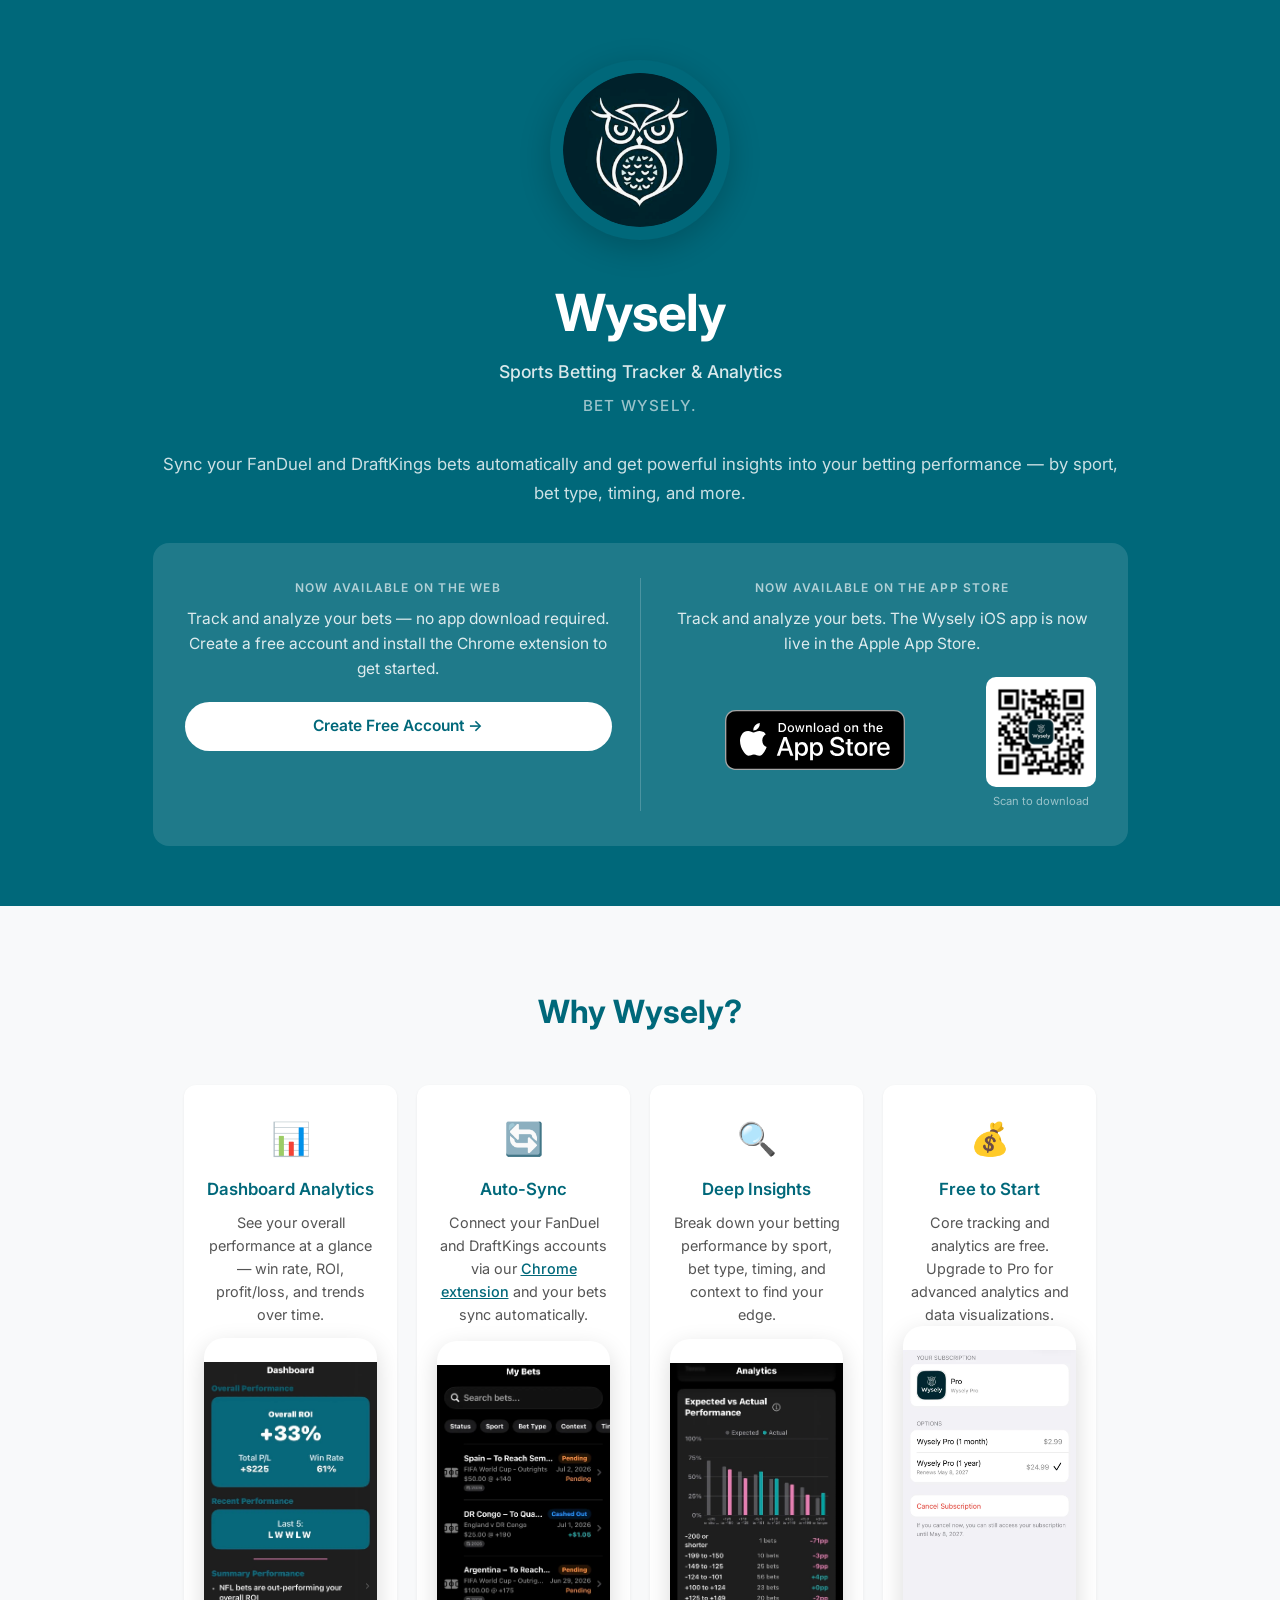
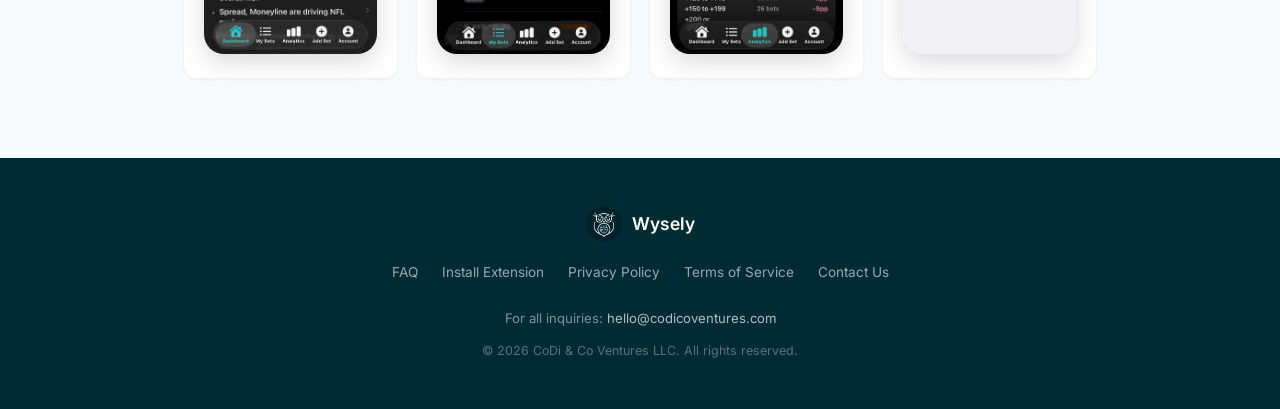
<file: index.html>
<!DOCTYPE html>
<html lang="en">
<head>
  <meta charset="UTF-8">
  <meta name="viewport" content="width=device-width, initial-scale=1.0">
  <title>Wysely — Sports Betting Tracker & Analytics | FanDuel & DraftKings</title>
  <meta name="description" content="Wysely is a free sports betting tracker that syncs your FanDuel and DraftKings bets automatically. Track your ROI, win rate, and profit/loss across every sport and bet type.">
  <meta property="og:title" content="Wysely — Sports Betting Tracker & Analytics" />
  <meta property="og:description" content="Sync your FanDuel and DraftKings bets automatically. Track ROI, win rate, and profit/loss by sport, bet type, and more. Free to start." />
  <meta property="og:image" content="https://wyse-ly.com/assets/wysely-logo.png" />
  <meta property="og:url" content="https://wyse-ly.com" />
  <meta property="og:type" content="website" />
  <meta name="twitter:card" content="summary" />
  <meta name="twitter:title" content="Wysely — Sports Betting Tracker & Analytics" />
  <meta name="twitter:description" content="Sync your FanDuel and DraftKings bets automatically. Track ROI, win rate, and profit/loss. Free to start." />
  <link rel="canonical" href="https://wyse-ly.com/" />
  <link rel="sitemap" type="application/xml" href="/sitemap.xml" />
  <meta name="google-site-verification" content="86moLbyBfmoHZeseK3EmsTFVBHVBsqtJ18O_BdA065E" />
  <link rel="stylesheet" href="styles.css">
  <link rel="icon" type="image/png" href="assets/wysely-logo.png">
  <link rel="preconnect" href="https://fonts.googleapis.com">
  <link rel="preconnect" href="https://fonts.gstatic.com" crossorigin>
  <link href="https://fonts.googleapis.com/css2?family=Inter:wght@400;500;600;700&display=swap" rel="stylesheet">
</head>
<body>

  <!-- Hero Section -->
  <section class="hero">
    <div class="hero-content">
      <img src="assets/wysely-logo.png" alt="Wysely Logo" class="logo">
      <h1>Wysely</h1>
      <p class="subtitle">Sports Betting Tracker & Analytics</p>
      <p class="tagline">Bet Wysely.</p>

      <p class="description">
        Sync your FanDuel and DraftKings bets automatically and get powerful insights
        into your betting performance — by sport, bet type, timing, and more.
      </p>

      <div class="hero-cta-block">
        <!-- Web CTA -->
        <div class="hero-cta-col">
          <p class="hero-cta-eyebrow">Now Available on the Web</p>
          <p class="hero-cta-desc">Track and analyze your bets — no app download required. Create a free account and install the Chrome extension to get started.</p>
          <a href="https://app.wyse-ly.com/signup" class="hero-cta-btn" target="_blank" rel="noopener">Create Free Account →</a>
        </div>

        <div class="hero-cta-vert-divider"></div>

        <!-- App Store CTA -->
        <div class="hero-cta-col">
          <p class="hero-cta-eyebrow">Now Available on the App Store</p>
          <p class="hero-cta-desc">Track and analyze your bets. The Wysely iOS app is now live in the Apple App Store.</p>
          <div class="hero-ios-block">
            <div class="hero-ios-text-col">
              <a href="https://apps.apple.com/us/app/wysely-bet-tracker/id6762209954?itscg=30200&itsct=apps_box_link&mttnsubad=6762209954"
                 target="_blank" rel="noopener">
                <img src="assets/app-store-badge.svg" alt="Download on the App Store" class="hero-appstore-badge">
              </a>
            </div>
            <div class="hero-qr-col">
              <img src="assets/qr-code-app-store.png" alt="Scan to download Wysely on the App Store" class="hero-qr-code">
              <p class="hero-qr-caption">Scan to download</p>
            </div>
          </div>
        </div>
      </div>
    </div>
  </section>

  <!-- Features Section -->
  <section class="features">
    <div class="container">
      <h2>Why Wysely?</h2>
      <div class="features-grid">
        <div class="feature-card">
          <div class="feature-icon">&#x1F4CA;</div>
          <h3>Dashboard Analytics</h3>
          <p>See your overall performance at a glance — win rate, ROI, profit/loss, and trends over time.</p>
          <img src="assets/screenshot-dashboard.webp" alt="Wysely Dashboard showing Overall ROI, Total P/L, Win Rate, and Summary Performance insights" loading="lazy" class="feature-screenshot" />
        </div>
        <div class="feature-card">
          <div class="feature-icon">&#x1F504;</div>
          <h3>Auto-Sync</h3>
          <p>Connect your FanDuel and DraftKings accounts via our <a href="install.html" style="color: #00687A; font-weight: 500;">Chrome extension</a> and your bets sync automatically.</p>
          <img src="assets/screenshot-my-bets.webp" alt="Wysely My Bets view showing synced bets with status, odds, sport, and profit/loss" loading="lazy" class="feature-screenshot" />
        </div>
        <div class="feature-card">
          <div class="feature-icon">&#x1F50D;</div>
          <h3>Deep Insights</h3>
          <p>Break down your betting performance by sport, bet type, timing, and context to find your edge.</p>
          <img src="assets/screenshot-analytics.webp" alt="Wysely Analytics showing Expected vs Actual Performance chart broken down by odds range" loading="lazy" class="feature-screenshot" />
        </div>
        <div class="feature-card">
          <div class="feature-icon">&#x1F4B0;</div>
          <h3>Free to Start</h3>
          <p>Core tracking and analytics are free. Upgrade to Pro for advanced analytics and data visualizations.</p>
          <img src="assets/screenshot-free-to-start.webp" alt="Wysely Pro subscription options showing monthly and annual plans" loading="lazy" class="feature-screenshot" />
        </div>
      </div>
    </div>
  </section>

  <!-- Footer -->
  <footer>
    <div class="container">
      <div class="footer-content">
        <div class="footer-brand">
          <img src="assets/wysely-logo.png" alt="Wysely" class="footer-logo">
          <span class="footer-name">Wysely</span>
        </div>
        <div class="footer-links">
          <a href="faq.html">FAQ</a>
          <a href="install.html">Install Extension</a>
          <a href="privacy.html">Privacy Policy</a>
          <a href="terms.html">Terms of Service</a>
          <a href="mailto:hello@codicoventures.com">Contact Us</a>
        </div>
        <p class="contact-info">For all inquiries: <a href="mailto:hello@codicoventures.com">hello@codicoventures.com</a></p>
        <p class="copyright">&copy; 2026 CoDi & Co Ventures LLC. All rights reserved.</p>
      </div>
    </div>
  </footer>

</body>
</html>
</file>
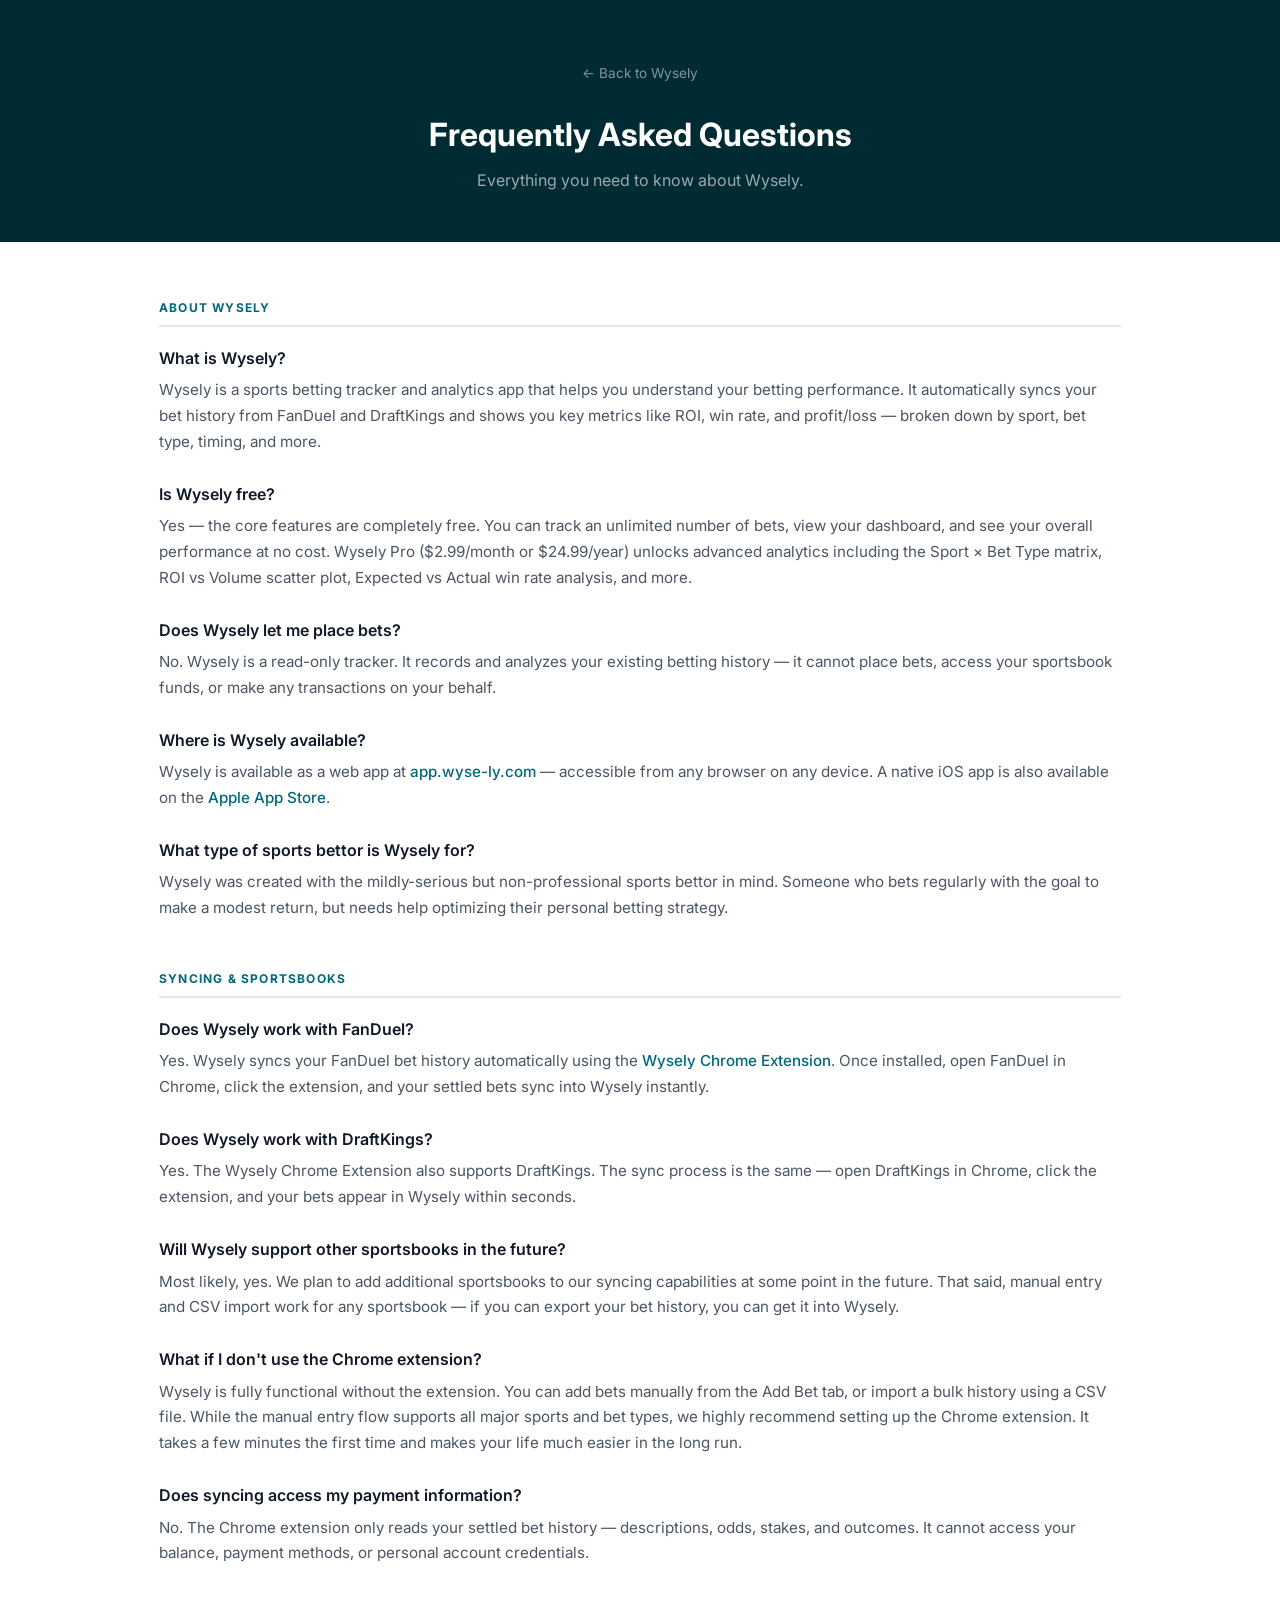
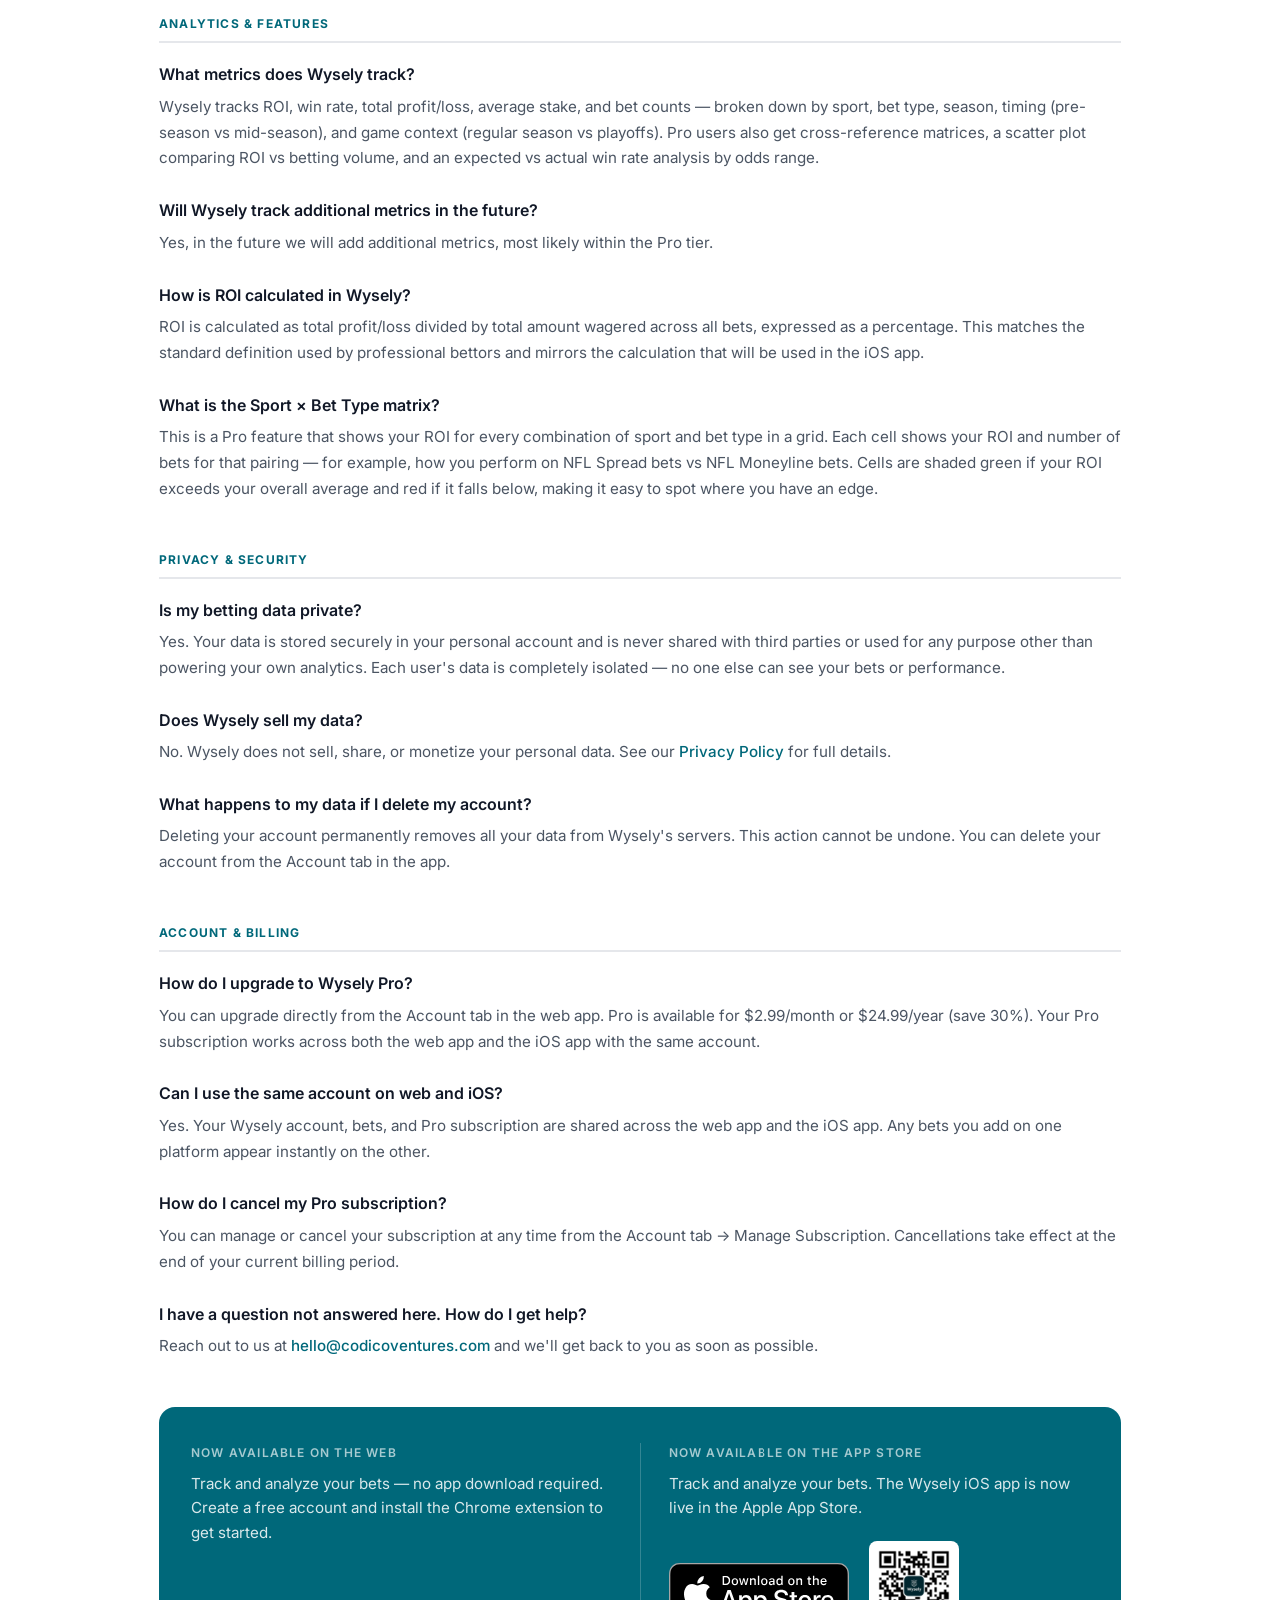
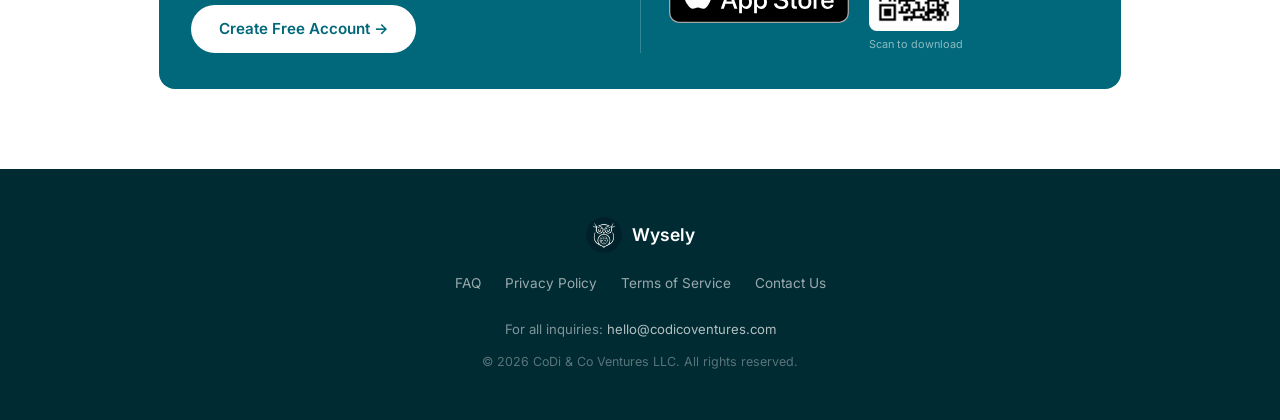
<file: faq.html>
<!DOCTYPE html>
<html lang="en">
<head>
  <meta charset="UTF-8">
  <meta name="viewport" content="width=device-width, initial-scale=1.0">
  <title>FAQ — Wysely Sports Betting Tracker</title>
  <meta name="description" content="Frequently asked questions about Wysely — the free sports betting tracker that syncs your FanDuel and DraftKings bets automatically.">
  <meta property="og:title" content="FAQ — Wysely Sports Betting Tracker" />
  <meta property="og:description" content="Everything you need to know about tracking your sports bets with Wysely." />
  <meta property="og:url" content="https://wyse-ly.com/faq.html" />
  <meta property="og:type" content="website" />
  <link rel="canonical" href="https://wyse-ly.com/faq.html" />
  <link rel="stylesheet" href="styles.css">
  <link rel="icon" type="image/png" href="assets/wysely-logo.png">
  <link rel="preconnect" href="https://fonts.googleapis.com">
  <link rel="preconnect" href="https://fonts.gstatic.com" crossorigin>
  <link href="https://fonts.googleapis.com/css2?family=Inter:wght@400;500;600;700&display=swap" rel="stylesheet">
  <style>
    .faq-hero {
      background-color: #002b33;
      padding: 60px 24px 48px;
      text-align: center;
    }
    .faq-hero h1 {
      font-size: 2rem;
      font-weight: 700;
      color: #fff;
      margin-bottom: 8px;
    }
    .faq-hero p {
      color: rgba(255,255,255,0.6);
      font-size: 1rem;
      margin-bottom: 0;
    }
    .faq-hero .back-link {
      display: inline-block;
      margin-bottom: 24px;
      color: rgba(255,255,255,0.5);
      text-decoration: none;
      font-size: 0.85rem;
      transition: color 0.2s;
    }
    .faq-hero .back-link:hover { color: #fff; }

    .faq-body {
      max-width: 1010px;
      margin: 0 auto;
      padding: 56px 24px 80px;
    }
    .faq-section {
      margin-bottom: 48px;
    }
    .faq-section-title {
      font-size: 0.75rem;
      font-weight: 700;
      letter-spacing: 0.1em;
      text-transform: uppercase;
      color: #00687A;
      margin-bottom: 20px;
      padding-bottom: 8px;
      border-bottom: 2px solid #e5e7eb;
    }
    .faq-item {
      margin-bottom: 28px;
    }
    .faq-item h3 {
      font-size: 1rem;
      font-weight: 600;
      color: #111827;
      margin-bottom: 8px;
      line-height: 1.4;
    }
    .faq-item p {
      font-size: 0.95rem;
      color: #4b5563;
      line-height: 1.7;
      margin: 0;
    }
    .faq-item a {
      color: #00687A;
      font-weight: 500;
      text-decoration: none;
    }
    .faq-item a:hover { text-decoration: underline; }
    .faq-cta {
      background-color: #00687A;
      border-radius: 16px;
      padding: 36px 32px;
      margin-top: 48px;
      display: flex;
      align-items: stretch;
      gap: 0;
    }
    .faq-cta-col {
      flex: 1;
      display: flex;
      flex-direction: column;
      padding: 0 28px;
      text-align: left;
    }
    .faq-cta-col:first-child { padding-left: 0; }
    .faq-cta-col:last-child { padding-right: 0; }
    .faq-cta-divider {
      width: 1px;
      background-color: rgba(255,255,255,0.2);
      flex-shrink: 0;
      align-self: stretch;
    }
    .faq-cta-eyebrow {
      font-size: 0.75rem;
      font-weight: 600;
      letter-spacing: 0.1em;
      text-transform: uppercase;
      color: rgba(255,255,255,0.65);
      margin-bottom: 10px;
    }
    .faq-cta-desc {
      font-size: 0.95rem;
      color: rgba(255,255,255,0.85);
      line-height: 1.6;
      margin-bottom: 20px;
      flex: 1;
    }
    .faq-cta a.btn {
      display: inline-block;
      background-color: #fff;
      color: #00687A;
      font-weight: 600;
      font-size: 0.95rem;
      padding: 12px 28px;
      border-radius: 50px;
      text-decoration: none;
      transition: opacity 0.2s, transform 0.2s;
      align-self: flex-start;
    }
    .faq-cta a.btn:hover { opacity: 0.9; transform: scale(1.02); }
    .faq-cta-ios {
      display: flex;
      align-items: center;
      gap: 20px;
    }
    .faq-cta-ios img.badge {
      width: 180px;
      transition: opacity 0.2s, transform 0.2s;
    }
    .faq-cta-ios img.badge:hover { opacity: 0.85; transform: scale(1.02); }
    .faq-cta-qr { text-align: center; flex-shrink: 0; }
    .faq-cta-qr img {
      width: 90px;
      height: 90px;
      border-radius: 8px;
      background: #fff;
      padding: 5px;
      display: block;
    }
    .faq-cta-qr p {
      font-size: 0.68rem;
      color: rgba(255,255,255,0.55);
      margin-top: 5px;
    }
    @media (max-width: 600px) {
      .faq-cta { flex-direction: column; gap: 28px; }
      .faq-cta-col { padding: 0; }
      .faq-cta-divider { width: auto; height: 1px; align-self: stretch; }
    }
  </style>
</head>
<body>

  <div class="faq-hero">
    <a href="index.html" class="back-link">← Back to Wysely</a>
    <h1>Frequently Asked Questions</h1>
    <p>Everything you need to know about Wysely.</p>
  </div>

  <div class="faq-body">

    <!-- About Wysely -->
    <div class="faq-section">
      <p class="faq-section-title">About Wysely</p>

      <div class="faq-item">
        <h3>What is Wysely?</h3>
        <p>Wysely is a sports betting tracker and analytics app that helps you understand your betting performance. It automatically syncs your bet history from FanDuel and DraftKings and shows you key metrics like ROI, win rate, and profit/loss — broken down by sport, bet type, timing, and more.</p>
      </div>

      <div class="faq-item">
        <h3>Is Wysely free?</h3>
        <p>Yes — the core features are completely free. You can track an unlimited number of bets, view your dashboard, and see your overall performance at no cost. Wysely Pro ($2.99/month or $24.99/year) unlocks advanced analytics including the Sport × Bet Type matrix, ROI vs Volume scatter plot, Expected vs Actual win rate analysis, and more.</p>
      </div>

      <div class="faq-item">
        <h3>Does Wysely let me place bets?</h3>
        <p>No. Wysely is a read-only tracker. It records and analyzes your existing betting history — it cannot place bets, access your sportsbook funds, or make any transactions on your behalf.</p>
      </div>

      <div class="faq-item">
        <h3>Where is Wysely available?</h3>
        <p>Wysely is available as a web app at <a href="https://app.wyse-ly.com" target="_blank" rel="noopener">app.wyse-ly.com</a> — accessible from any browser on any device. A native iOS app is also available on the <a href="https://apps.apple.com/us/app/wysely-bet-tracker/id6762209954?itscg=30200&itsct=apps_box_link&mttnsubad=6762209954" target="_blank" rel="noopener">Apple App Store</a>.</p>
      </div>

      <div class="faq-item">
        <h3>What type of sports bettor is Wysely for?</h3>
        <p>Wysely was created with the mildly-serious but non-professional sports bettor in mind. Someone who bets regularly with the goal to make a modest return, but needs help optimizing their personal betting strategy.</p>
      </div>
    </div>

    <!-- Syncing & Sportsbooks -->
    <div class="faq-section">
      <p class="faq-section-title">Syncing & Sportsbooks</p>

      <div class="faq-item">
        <h3>Does Wysely work with FanDuel?</h3>
        <p>Yes. Wysely syncs your FanDuel bet history automatically using the <a href="install.html">Wysely Chrome Extension</a>. Once installed, open FanDuel in Chrome, click the extension, and your settled bets sync into Wysely instantly.</p>
      </div>

      <div class="faq-item">
        <h3>Does Wysely work with DraftKings?</h3>
        <p>Yes. The Wysely Chrome Extension also supports DraftKings. The sync process is the same — open DraftKings in Chrome, click the extension, and your bets appear in Wysely within seconds.</p>
      </div>

      <div class="faq-item">
        <h3>Will Wysely support other sportsbooks in the future?</h3>
        <p>Most likely, yes. We plan to add additional sportsbooks to our syncing capabilities at some point in the future. That said, manual entry and CSV import work for any sportsbook — if you can export your bet history, you can get it into Wysely.</p>
      </div>

      <div class="faq-item">
        <h3>What if I don't use the Chrome extension?</h3>
        <p>Wysely is fully functional without the extension. You can add bets manually from the Add Bet tab, or import a bulk history using a CSV file. While the manual entry flow supports all major sports and bet types, we highly recommend setting up the Chrome extension. It takes a few minutes the first time and makes your life much easier in the long run.</p>
      </div>

      <div class="faq-item">
        <h3>Does syncing access my payment information?</h3>
        <p>No. The Chrome extension only reads your settled bet history — descriptions, odds, stakes, and outcomes. It cannot access your balance, payment methods, or personal account credentials.</p>
      </div>
    </div>

    <!-- Analytics & Features -->
    <div class="faq-section">
      <p class="faq-section-title">Analytics & Features</p>

      <div class="faq-item">
        <h3>What metrics does Wysely track?</h3>
        <p>Wysely tracks ROI, win rate, total profit/loss, average stake, and bet counts — broken down by sport, bet type, season, timing (pre-season vs mid-season), and game context (regular season vs playoffs). Pro users also get cross-reference matrices, a scatter plot comparing ROI vs betting volume, and an expected vs actual win rate analysis by odds range.</p>
      </div>

      <div class="faq-item">
        <h3>Will Wysely track additional metrics in the future?</h3>
        <p>Yes, in the future we will add additional metrics, most likely within the Pro tier.</p>
      </div>

      <div class="faq-item">
        <h3>How is ROI calculated in Wysely?</h3>
        <p>ROI is calculated as total profit/loss divided by total amount wagered across all bets, expressed as a percentage. This matches the standard definition used by professional bettors and mirrors the calculation that will be used in the iOS app.</p>
      </div>

      <div class="faq-item">
        <h3>What is the Sport × Bet Type matrix?</h3>
        <p>This is a Pro feature that shows your ROI for every combination of sport and bet type in a grid. Each cell shows your ROI and number of bets for that pairing — for example, how you perform on NFL Spread bets vs NFL Moneyline bets. Cells are shaded green if your ROI exceeds your overall average and red if it falls below, making it easy to spot where you have an edge.</p>
      </div>
    </div>

    <!-- Privacy & Security -->
    <div class="faq-section">
      <p class="faq-section-title">Privacy & Security</p>

      <div class="faq-item">
        <h3>Is my betting data private?</h3>
        <p>Yes. Your data is stored securely in your personal account and is never shared with third parties or used for any purpose other than powering your own analytics. Each user's data is completely isolated — no one else can see your bets or performance.</p>
      </div>

      <div class="faq-item">
        <h3>Does Wysely sell my data?</h3>
        <p>No. Wysely does not sell, share, or monetize your personal data. See our <a href="privacy.html">Privacy Policy</a> for full details.</p>
      </div>

      <div class="faq-item">
        <h3>What happens to my data if I delete my account?</h3>
        <p>Deleting your account permanently removes all your data from Wysely's servers. This action cannot be undone. You can delete your account from the Account tab in the app.</p>
      </div>
    </div>

    <!-- Account & Billing -->
    <div class="faq-section">
      <p class="faq-section-title">Account & Billing</p>

      <div class="faq-item">
        <h3>How do I upgrade to Wysely Pro?</h3>
        <p>You can upgrade directly from the Account tab in the web app. Pro is available for $2.99/month or $24.99/year (save 30%). Your Pro subscription works across both the web app and the iOS app with the same account.</p>
      </div>

      <div class="faq-item">
        <h3>Can I use the same account on web and iOS?</h3>
        <p>Yes. Your Wysely account, bets, and Pro subscription are shared across the web app and the iOS app. Any bets you add on one platform appear instantly on the other.</p>
      </div>

      <div class="faq-item">
        <h3>How do I cancel my Pro subscription?</h3>
        <p>You can manage or cancel your subscription at any time from the Account tab → Manage Subscription. Cancellations take effect at the end of your current billing period.</p>
      </div>

      <div class="faq-item">
        <h3>I have a question not answered here. How do I get help?</h3>
        <p>Reach out to us at <a href="mailto:hello@codicoventures.com">hello@codicoventures.com</a> and we'll get back to you as soon as possible.</p>
      </div>
    </div>

    <!-- CTA -->
    <div class="faq-cta">
      <!-- Web -->
      <div class="faq-cta-col">
        <p class="faq-cta-eyebrow">Now Available on the Web</p>
        <p class="faq-cta-desc">Track and analyze your bets — no app download required. Create a free account and install the Chrome extension to get started.</p>
        <a href="https://app.wyse-ly.com/signup" class="btn" target="_blank" rel="noopener">Create Free Account →</a>
      </div>

      <div class="faq-cta-divider"></div>

      <!-- App Store -->
      <div class="faq-cta-col">
        <p class="faq-cta-eyebrow">Now Available on the App Store</p>
        <p class="faq-cta-desc">Track and analyze your bets. The Wysely iOS app is now live in the Apple App Store.</p>
        <div class="faq-cta-ios">
          <a href="https://apps.apple.com/us/app/wysely-bet-tracker/id6762209954?itscg=30200&itsct=apps_box_link&mttnsubad=6762209954" target="_blank" rel="noopener">
            <img src="assets/app-store-badge.svg" alt="Download on the App Store" class="badge">
          </a>
          <div class="faq-cta-qr">
            <img src="assets/qr-code-app-store.png" alt="Scan to download Wysely on the App Store">
            <p>Scan to download</p>
          </div>
        </div>
      </div>
    </div>

  </div>

  <!-- Footer -->
  <footer>
    <div class="container">
      <div class="footer-content">
        <div class="footer-brand">
          <img src="assets/wysely-logo.png" alt="Wysely" class="footer-logo">
          <span class="footer-name">Wysely</span>
        </div>
        <div class="footer-links">
          <a href="faq.html">FAQ</a>
          <a href="privacy.html">Privacy Policy</a>
          <a href="terms.html">Terms of Service</a>
          <a href="mailto:hello@codicoventures.com">Contact Us</a>
        </div>
        <p class="contact-info">For all inquiries: <a href="mailto:hello@codicoventures.com">hello@codicoventures.com</a></p>
        <p class="copyright">&copy; 2026 CoDi & Co Ventures LLC. All rights reserved.</p>
      </div>
    </div>
  </footer>

</body>
</html>
</file>
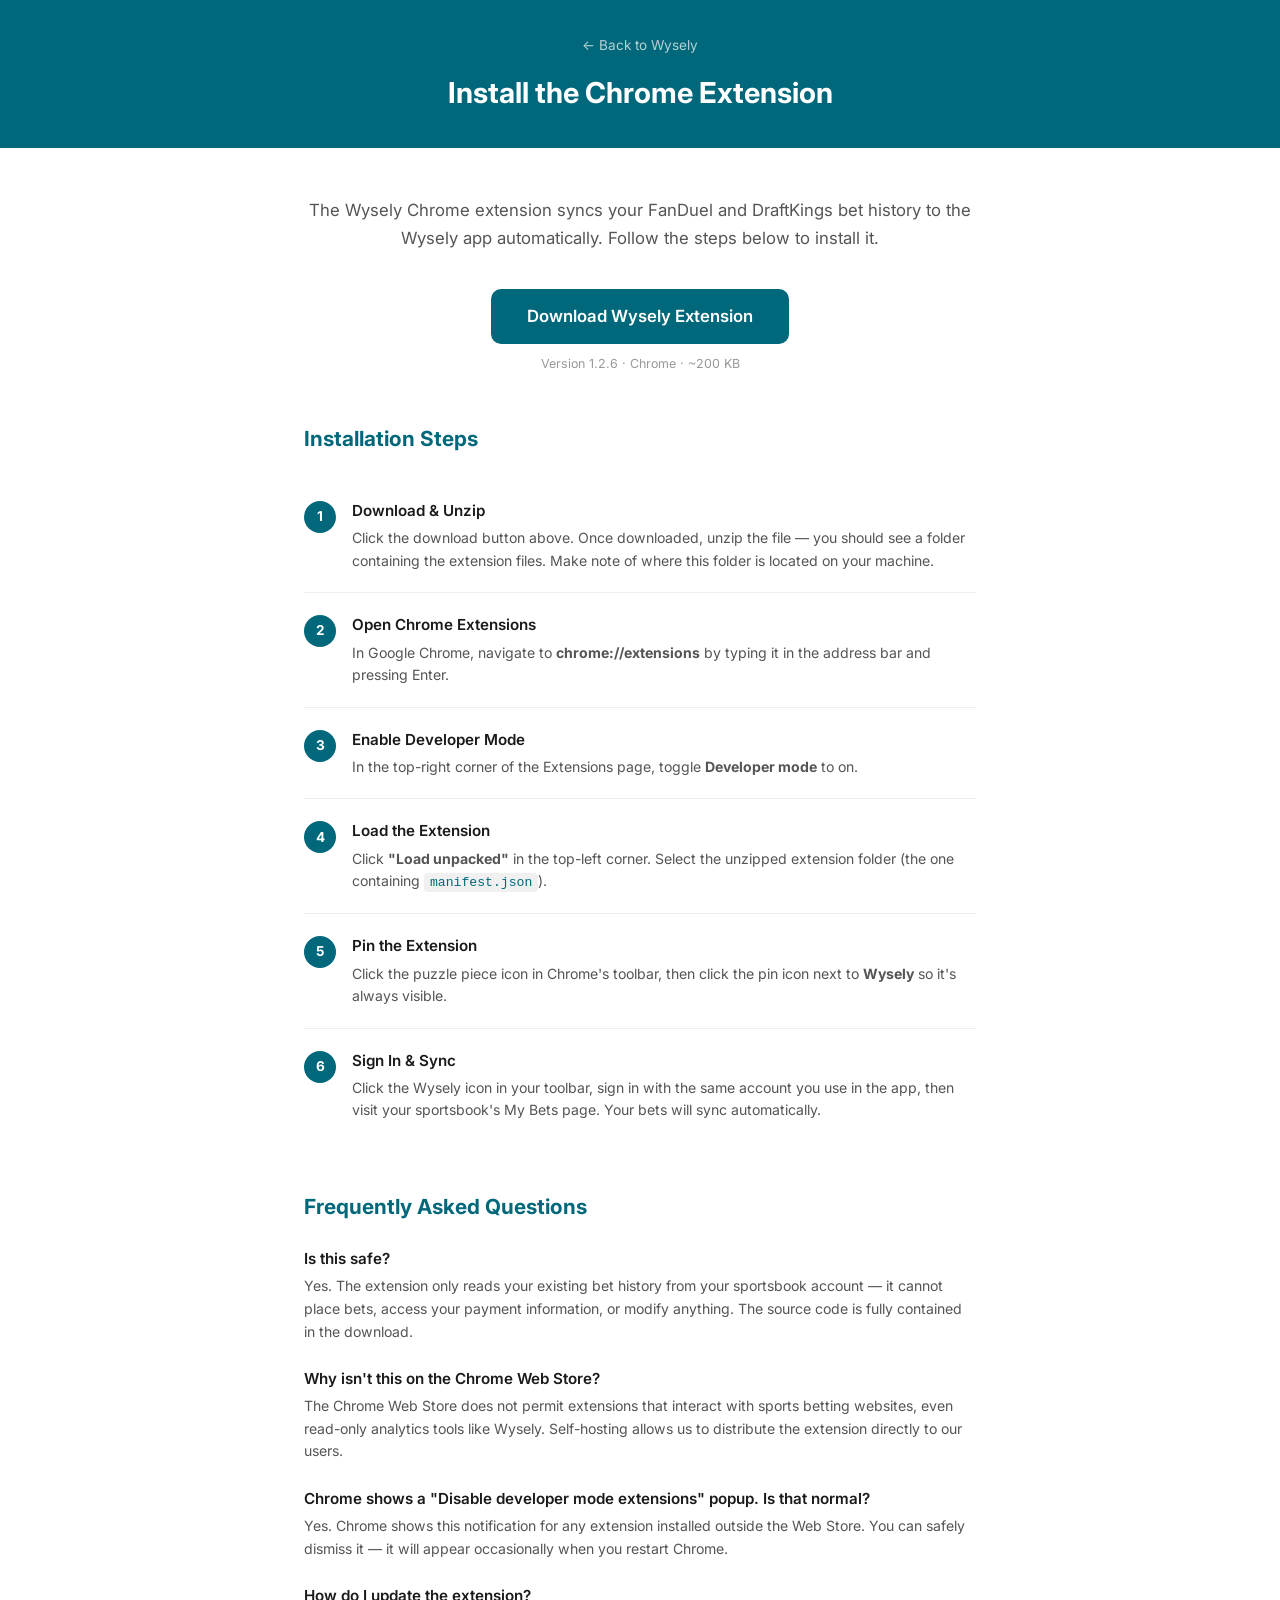
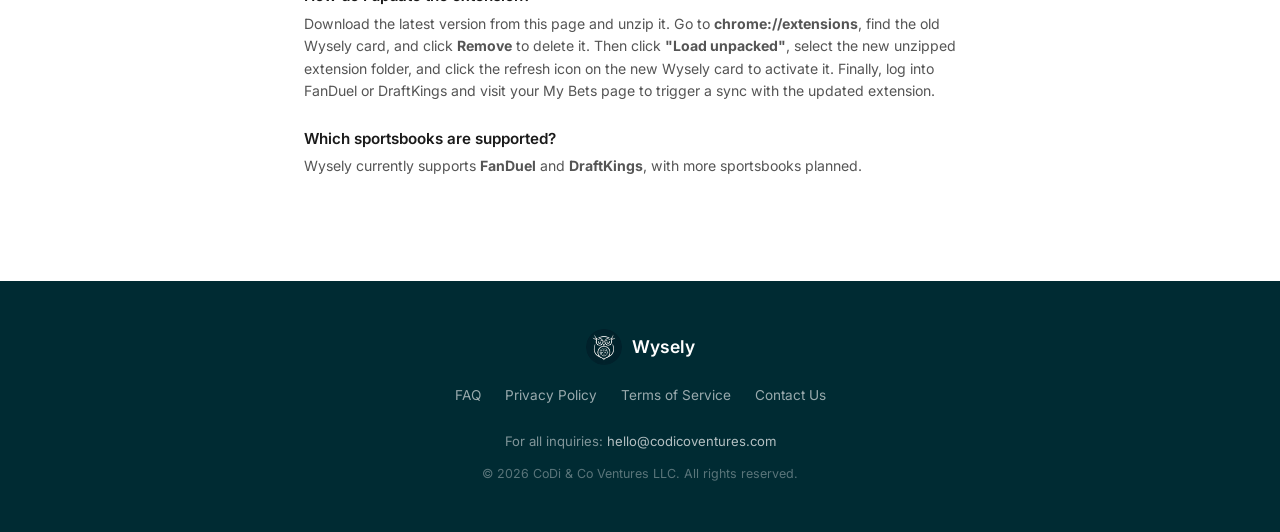
<file: install.html>
<!DOCTYPE html>
<html lang="en">
<head>
  <meta charset="UTF-8">
  <meta name="viewport" content="width=device-width, initial-scale=1.0">
  <title>Install the Wysely Chrome Extension</title>
  <meta name="description" content="Download and install the Wysely Chrome extension to sync your FanDuel and DraftKings bets automatically.">
  <link rel="canonical" href="https://wyse-ly.com/install.html" />
  <link rel="stylesheet" href="styles.css">
  <link rel="icon" type="image/png" href="assets/wysely-logo.png">
  <link rel="preconnect" href="https://fonts.googleapis.com">
  <link rel="preconnect" href="https://fonts.gstatic.com" crossorigin>
  <link href="https://fonts.googleapis.com/css2?family=Inter:wght@400;500;600;700&display=swap" rel="stylesheet">
</head>
<body>

  <!-- Header -->
  <div class="legal-header">
    <a href="index.html">&larr; Back to Wysely</a>
    <h1>Install the Chrome Extension</h1>
  </div>

  <!-- Install Page Content -->
  <div class="install-page">

    <p class="install-intro">
      The Wysely Chrome extension syncs your FanDuel and DraftKings bet history to the Wysely app automatically. Follow the steps below to install it.
    </p>

    <!-- Download -->
    <div class="install-download">
      <!-- Routed through the web app so downloads are counted; it redirects
           straight to downloads/wysely-sportsbook-sync-v1.2.6.zip -->
      <a href="https://app.wyse-ly.com/api/download-extension" class="download-btn">
        Download Wysely Extension
      </a>
      <p class="download-meta">Version 1.2.6 &middot; Chrome &middot; ~200 KB</p>
    </div>

    <!-- Steps -->
    <h2>Installation Steps</h2>

    <div class="install-steps">
      <div class="install-step">
        <div class="step-number">1</div>
        <div class="step-content">
          <h3>Download & Unzip</h3>
          <p>Click the download button above. Once downloaded, unzip the file &mdash; you should see a folder containing the extension files. Make note of where this folder is located on your machine.</p>
        </div>
      </div>

      <div class="install-step">
        <div class="step-number">2</div>
        <div class="step-content">
          <h3>Open Chrome Extensions</h3>
          <p>In Google Chrome, navigate to <strong>chrome://extensions</strong> by typing it in the address bar and pressing Enter.</p>
        </div>
      </div>

      <div class="install-step">
        <div class="step-number">3</div>
        <div class="step-content">
          <h3>Enable Developer Mode</h3>
          <p>In the top-right corner of the Extensions page, toggle <strong>Developer mode</strong> to on.</p>
        </div>
      </div>

      <div class="install-step">
        <div class="step-number">4</div>
        <div class="step-content">
          <h3>Load the Extension</h3>
          <p>Click <strong>"Load unpacked"</strong> in the top-left corner. Select the unzipped extension folder (the one containing <code>manifest.json</code>).</p>
        </div>
      </div>

      <div class="install-step">
        <div class="step-number">5</div>
        <div class="step-content">
          <h3>Pin the Extension</h3>
          <p>Click the puzzle piece icon in Chrome's toolbar, then click the pin icon next to <strong>Wysely</strong> so it's always visible.</p>
        </div>
      </div>

      <div class="install-step">
        <div class="step-number">6</div>
        <div class="step-content">
          <h3>Sign In & Sync</h3>
          <p>Click the Wysely icon in your toolbar, sign in with the same account you use in the app, then visit your sportsbook's My Bets page. Your bets will sync automatically.</p>
        </div>
      </div>
    </div>

    <!-- FAQ -->
    <h2>Frequently Asked Questions</h2>

    <div class="faq-item">
      <h3>Is this safe?</h3>
      <p>Yes. The extension only reads your existing bet history from your sportsbook account &mdash; it cannot place bets, access your payment information, or modify anything. The source code is fully contained in the download.</p>
    </div>

    <div class="faq-item">
      <h3>Why isn't this on the Chrome Web Store?</h3>
      <p>The Chrome Web Store does not permit extensions that interact with sports betting websites, even read-only analytics tools like Wysely. Self-hosting allows us to distribute the extension directly to our users.</p>
    </div>

    <div class="faq-item">
      <h3>Chrome shows a "Disable developer mode extensions" popup. Is that normal?</h3>
      <p>Yes. Chrome shows this notification for any extension installed outside the Web Store. You can safely dismiss it &mdash; it will appear occasionally when you restart Chrome.</p>
    </div>

    <div class="faq-item">
      <h3>How do I update the extension?</h3>
      <p>Download the latest version from this page and unzip it. Go to <strong>chrome://extensions</strong>, find the old Wysely card, and click <strong>Remove</strong> to delete it. Then click <strong>"Load unpacked"</strong>, select the new unzipped extension folder, and click the refresh icon on the new Wysely card to activate it. Finally, log into FanDuel or DraftKings and visit your My Bets page to trigger a sync with the updated extension.</p>
    </div>

    <div class="faq-item">
      <h3>Which sportsbooks are supported?</h3>
      <p>Wysely currently supports <strong>FanDuel</strong> and <strong>DraftKings</strong>, with more sportsbooks planned.</p>
    </div>

  </div>

  <!-- Footer -->
  <footer>
    <div class="container">
      <div class="footer-content">
        <div class="footer-brand">
          <img src="assets/wysely-logo.png" alt="Wysely" class="footer-logo">
          <span class="footer-name">Wysely</span>
        </div>
        <div class="footer-links">
          <a href="faq.html">FAQ</a>
          <a href="privacy.html">Privacy Policy</a>
          <a href="terms.html">Terms of Service</a>
          <a href="mailto:hello@codicoventures.com">Contact Us</a>
        </div>
        <p class="contact-info">For all inquiries: <a href="mailto:hello@codicoventures.com">hello@codicoventures.com</a></p>
        <p class="copyright">&copy; 2026 CoDi & Co Ventures LLC. All rights reserved.</p>
      </div>
    </div>
  </footer>

</body>
</html>
</file>
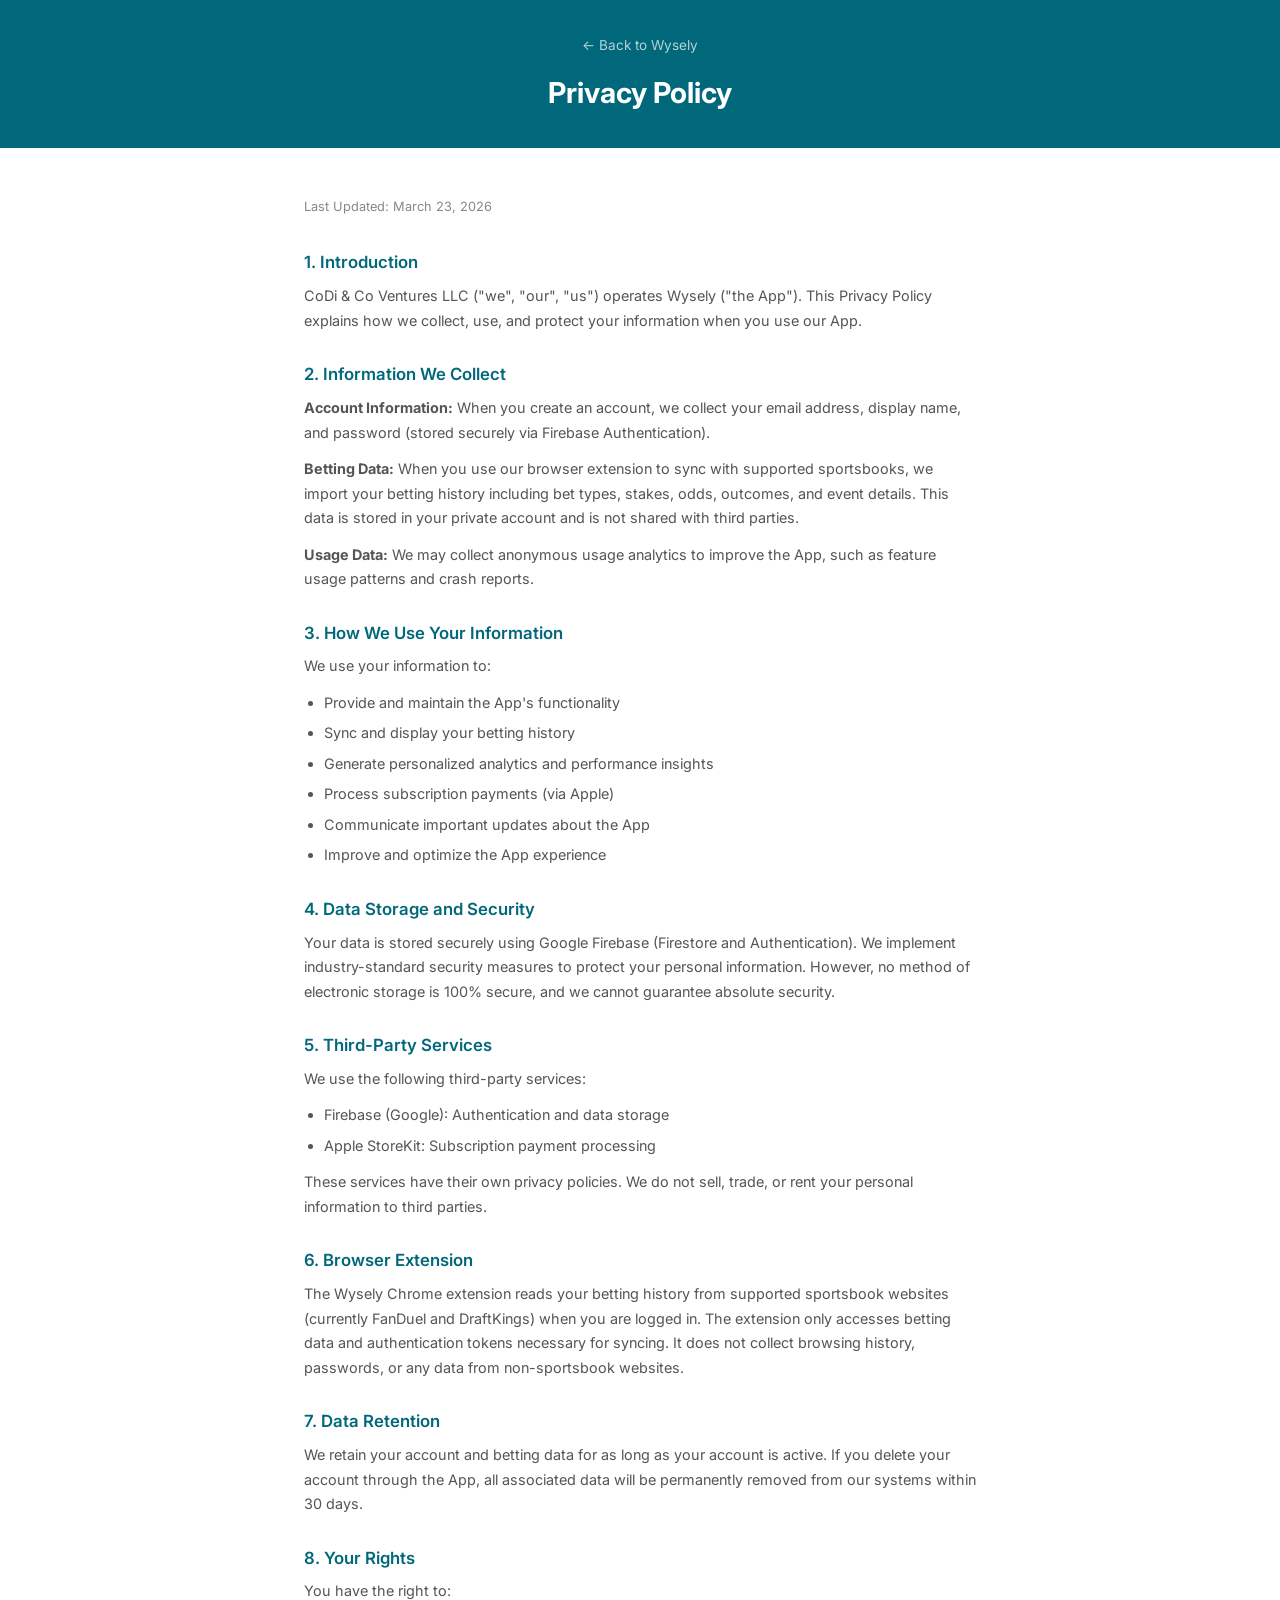
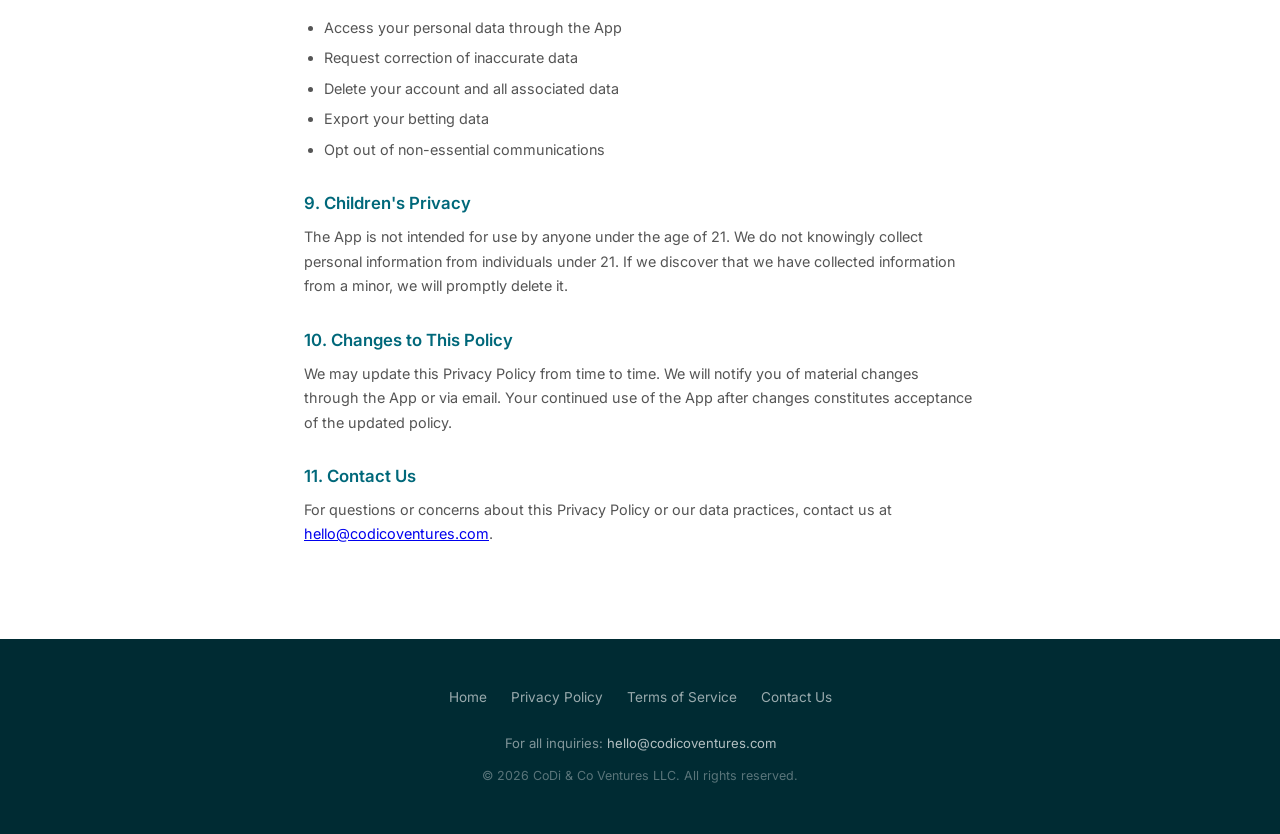
<file: privacy.html>
<!DOCTYPE html>
<html lang="en">
<head>
  <meta charset="UTF-8">
  <meta name="viewport" content="width=device-width, initial-scale=1.0">
  <title>Privacy Policy — Wysely</title>
  <link rel="canonical" href="https://wyse-ly.com/privacy.html" />
  <link rel="stylesheet" href="styles.css">
  <link rel="icon" type="image/png" href="assets/wysely-logo.png">
  <link href="https://fonts.googleapis.com/css2?family=Inter:wght@400;500;600;700&display=swap" rel="stylesheet">
</head>
<body>

  <div class="legal-header">
    <a href="index.html">&larr; Back to Wysely</a>
    <h1>Privacy Policy</h1>
  </div>

  <div class="legal-page">
    <p class="last-updated">Last Updated: March 23, 2026</p>

    <h2>1. Introduction</h2>
    <p>CoDi & Co Ventures LLC ("we", "our", "us") operates Wysely ("the App"). This Privacy Policy explains how we collect, use, and protect your information when you use our App.</p>

    <h2>2. Information We Collect</h2>
    <p><strong>Account Information:</strong> When you create an account, we collect your email address, display name, and password (stored securely via Firebase Authentication).</p>
    <p><strong>Betting Data:</strong> When you use our browser extension to sync with supported sportsbooks, we import your betting history including bet types, stakes, odds, outcomes, and event details. This data is stored in your private account and is not shared with third parties.</p>
    <p><strong>Usage Data:</strong> We may collect anonymous usage analytics to improve the App, such as feature usage patterns and crash reports.</p>

    <h2>3. How We Use Your Information</h2>
    <p>We use your information to:</p>
    <ul>
      <li>Provide and maintain the App's functionality</li>
      <li>Sync and display your betting history</li>
      <li>Generate personalized analytics and performance insights</li>
      <li>Process subscription payments (via Apple)</li>
      <li>Communicate important updates about the App</li>
      <li>Improve and optimize the App experience</li>
    </ul>

    <h2>4. Data Storage and Security</h2>
    <p>Your data is stored securely using Google Firebase (Firestore and Authentication). We implement industry-standard security measures to protect your personal information. However, no method of electronic storage is 100% secure, and we cannot guarantee absolute security.</p>

    <h2>5. Third-Party Services</h2>
    <p>We use the following third-party services:</p>
    <ul>
      <li>Firebase (Google): Authentication and data storage</li>
      <li>Apple StoreKit: Subscription payment processing</li>
    </ul>
    <p>These services have their own privacy policies. We do not sell, trade, or rent your personal information to third parties.</p>

    <h2>6. Browser Extension</h2>
    <p>The Wysely Chrome extension reads your betting history from supported sportsbook websites (currently FanDuel and DraftKings) when you are logged in. The extension only accesses betting data and authentication tokens necessary for syncing. It does not collect browsing history, passwords, or any data from non-sportsbook websites.</p>

    <h2>7. Data Retention</h2>
    <p>We retain your account and betting data for as long as your account is active. If you delete your account through the App, all associated data will be permanently removed from our systems within 30 days.</p>

    <h2>8. Your Rights</h2>
    <p>You have the right to:</p>
    <ul>
      <li>Access your personal data through the App</li>
      <li>Request correction of inaccurate data</li>
      <li>Delete your account and all associated data</li>
      <li>Export your betting data</li>
      <li>Opt out of non-essential communications</li>
    </ul>

    <h2>9. Children's Privacy</h2>
    <p>The App is not intended for use by anyone under the age of 21. We do not knowingly collect personal information from individuals under 21. If we discover that we have collected information from a minor, we will promptly delete it.</p>

    <h2>10. Changes to This Policy</h2>
    <p>We may update this Privacy Policy from time to time. We will notify you of material changes through the App or via email. Your continued use of the App after changes constitutes acceptance of the updated policy.</p>

    <h2>11. Contact Us</h2>
    <p>For questions or concerns about this Privacy Policy or our data practices, contact us at <a href="mailto:hello@codicoventures.com">hello@codicoventures.com</a>.</p>
  </div>

  <footer>
    <div class="container">
      <div class="footer-content">
        <div class="footer-links">
          <a href="index.html">Home</a>
          <a href="privacy.html">Privacy Policy</a>
          <a href="terms.html">Terms of Service</a>
          <a href="mailto:hello@codicoventures.com">Contact Us</a>
        </div>
        <p class="contact-info">For all inquiries: <a href="mailto:hello@codicoventures.com">hello@codicoventures.com</a></p>
        <p class="copyright">&copy; 2026 CoDi & Co Ventures LLC. All rights reserved.</p>
      </div>
    </div>
  </footer>

</body>
</html>
</file>
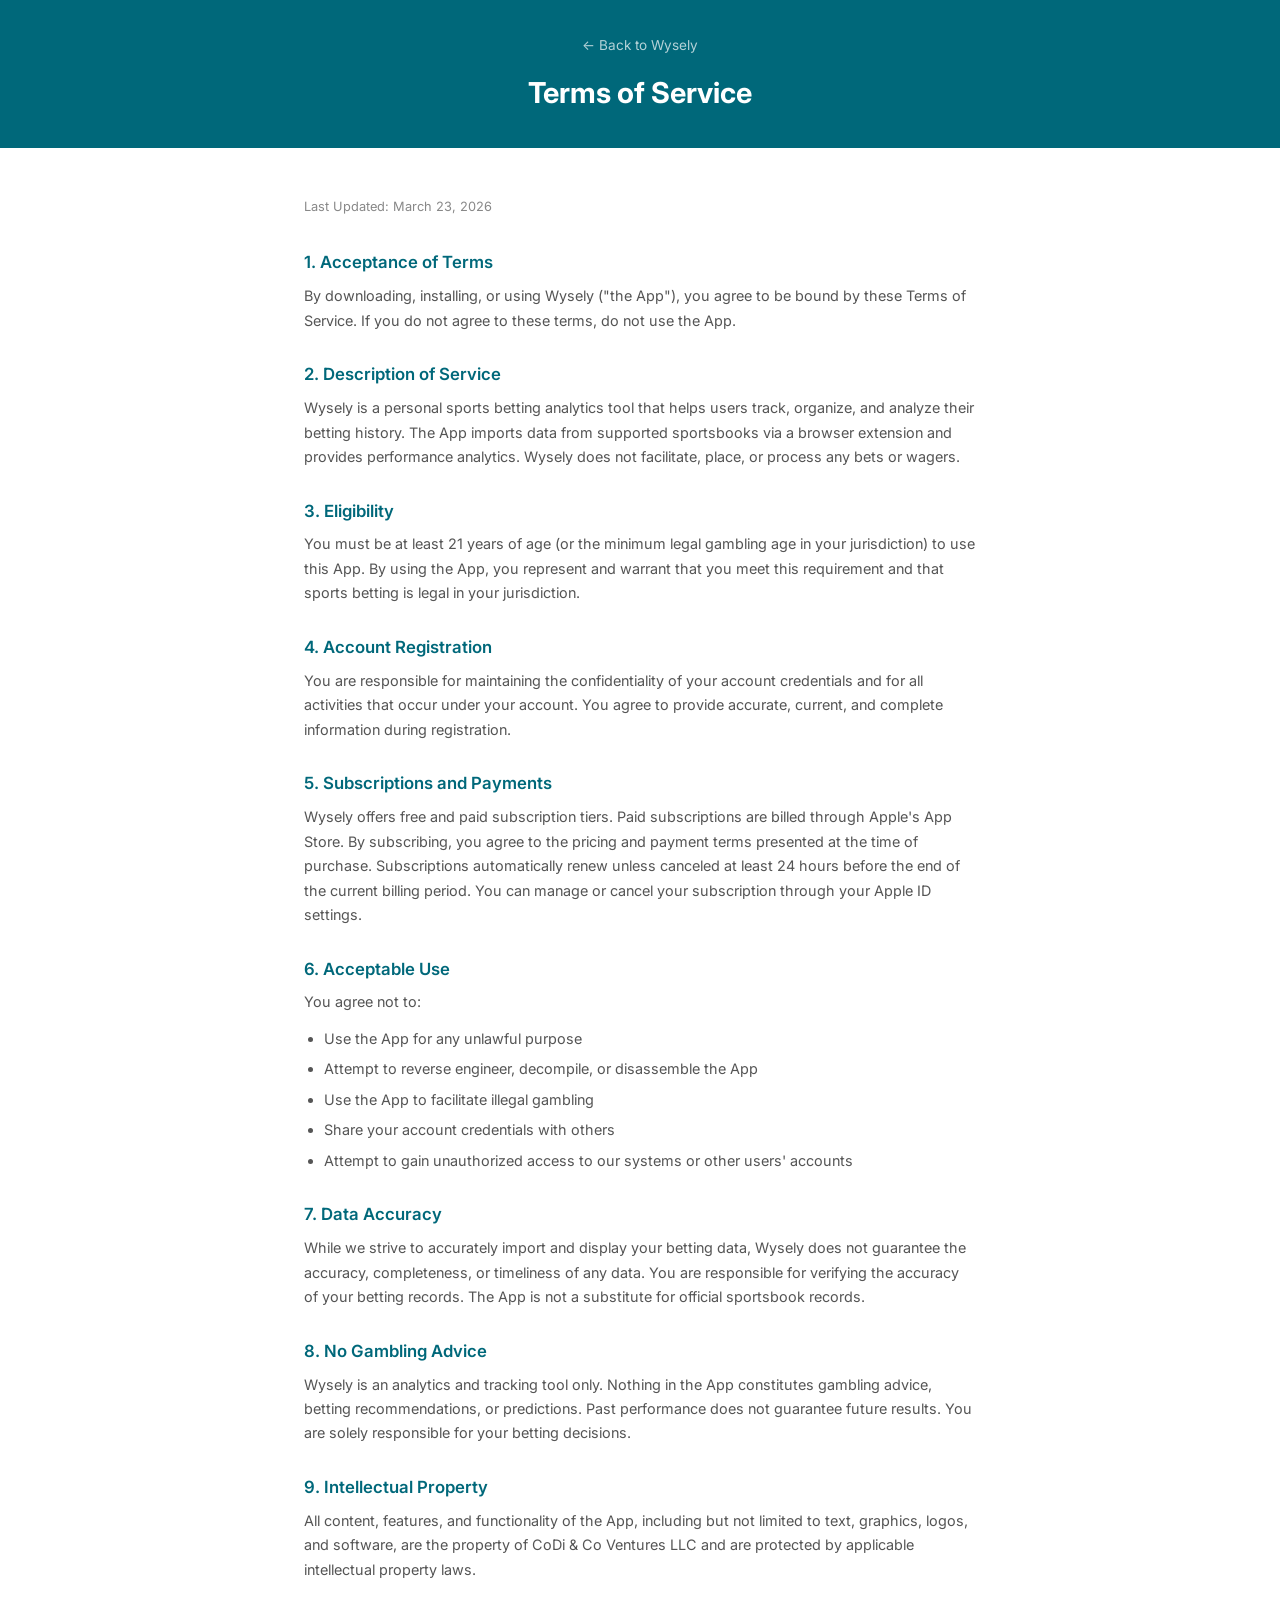
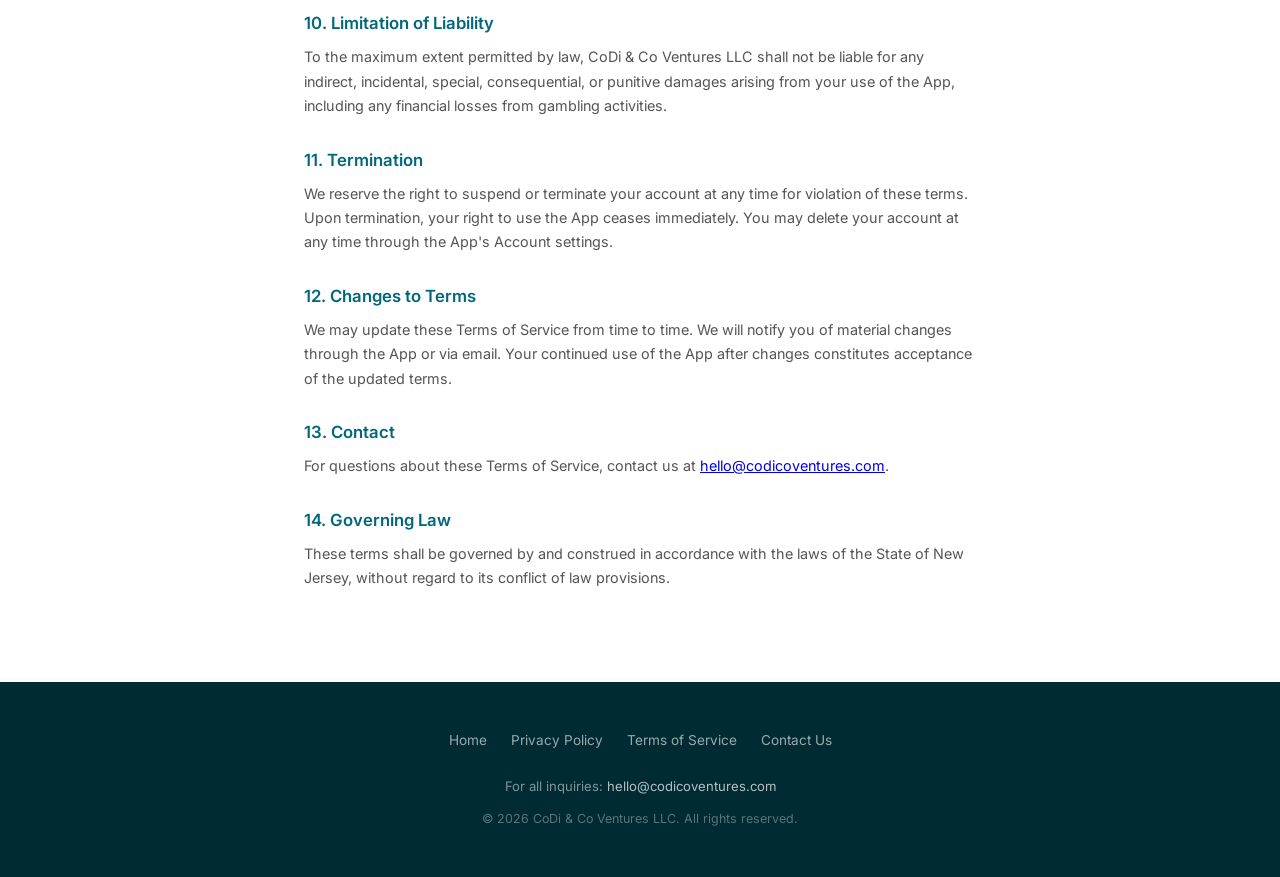
<file: terms.html>
<!DOCTYPE html>
<html lang="en">
<head>
  <meta charset="UTF-8">
  <meta name="viewport" content="width=device-width, initial-scale=1.0">
  <title>Terms of Service — Wysely</title>
  <link rel="canonical" href="https://wyse-ly.com/terms.html" />
  <link rel="stylesheet" href="styles.css">
  <link rel="icon" type="image/png" href="assets/wysely-logo.png">
  <link href="https://fonts.googleapis.com/css2?family=Inter:wght@400;500;600;700&display=swap" rel="stylesheet">
</head>
<body>

  <div class="legal-header">
    <a href="index.html">&larr; Back to Wysely</a>
    <h1>Terms of Service</h1>
  </div>

  <div class="legal-page">
    <p class="last-updated">Last Updated: March 23, 2026</p>

    <h2>1. Acceptance of Terms</h2>
    <p>By downloading, installing, or using Wysely ("the App"), you agree to be bound by these Terms of Service. If you do not agree to these terms, do not use the App.</p>

    <h2>2. Description of Service</h2>
    <p>Wysely is a personal sports betting analytics tool that helps users track, organize, and analyze their betting history. The App imports data from supported sportsbooks via a browser extension and provides performance analytics. Wysely does not facilitate, place, or process any bets or wagers.</p>

    <h2>3. Eligibility</h2>
    <p>You must be at least 21 years of age (or the minimum legal gambling age in your jurisdiction) to use this App. By using the App, you represent and warrant that you meet this requirement and that sports betting is legal in your jurisdiction.</p>

    <h2>4. Account Registration</h2>
    <p>You are responsible for maintaining the confidentiality of your account credentials and for all activities that occur under your account. You agree to provide accurate, current, and complete information during registration.</p>

    <h2>5. Subscriptions and Payments</h2>
    <p>Wysely offers free and paid subscription tiers. Paid subscriptions are billed through Apple's App Store. By subscribing, you agree to the pricing and payment terms presented at the time of purchase. Subscriptions automatically renew unless canceled at least 24 hours before the end of the current billing period. You can manage or cancel your subscription through your Apple ID settings.</p>

    <h2>6. Acceptable Use</h2>
    <p>You agree not to:</p>
    <ul>
      <li>Use the App for any unlawful purpose</li>
      <li>Attempt to reverse engineer, decompile, or disassemble the App</li>
      <li>Use the App to facilitate illegal gambling</li>
      <li>Share your account credentials with others</li>
      <li>Attempt to gain unauthorized access to our systems or other users' accounts</li>
    </ul>

    <h2>7. Data Accuracy</h2>
    <p>While we strive to accurately import and display your betting data, Wysely does not guarantee the accuracy, completeness, or timeliness of any data. You are responsible for verifying the accuracy of your betting records. The App is not a substitute for official sportsbook records.</p>

    <h2>8. No Gambling Advice</h2>
    <p>Wysely is an analytics and tracking tool only. Nothing in the App constitutes gambling advice, betting recommendations, or predictions. Past performance does not guarantee future results. You are solely responsible for your betting decisions.</p>

    <h2>9. Intellectual Property</h2>
    <p>All content, features, and functionality of the App, including but not limited to text, graphics, logos, and software, are the property of CoDi & Co Ventures LLC and are protected by applicable intellectual property laws.</p>

    <h2>10. Limitation of Liability</h2>
    <p>To the maximum extent permitted by law, CoDi & Co Ventures LLC shall not be liable for any indirect, incidental, special, consequential, or punitive damages arising from your use of the App, including any financial losses from gambling activities.</p>

    <h2>11. Termination</h2>
    <p>We reserve the right to suspend or terminate your account at any time for violation of these terms. Upon termination, your right to use the App ceases immediately. You may delete your account at any time through the App's Account settings.</p>

    <h2>12. Changes to Terms</h2>
    <p>We may update these Terms of Service from time to time. We will notify you of material changes through the App or via email. Your continued use of the App after changes constitutes acceptance of the updated terms.</p>

    <h2>13. Contact</h2>
    <p>For questions about these Terms of Service, contact us at <a href="mailto:hello@codicoventures.com">hello@codicoventures.com</a>.</p>

    <h2>14. Governing Law</h2>
    <p>These terms shall be governed by and construed in accordance with the laws of the State of New Jersey, without regard to its conflict of law provisions.</p>
  </div>

  <footer>
    <div class="container">
      <div class="footer-content">
        <div class="footer-links">
          <a href="index.html">Home</a>
          <a href="privacy.html">Privacy Policy</a>
          <a href="terms.html">Terms of Service</a>
          <a href="mailto:hello@codicoventures.com">Contact Us</a>
        </div>
        <p class="contact-info">For all inquiries: <a href="mailto:hello@codicoventures.com">hello@codicoventures.com</a></p>
        <p class="copyright">&copy; 2026 CoDi & Co Ventures LLC. All rights reserved.</p>
      </div>
    </div>
  </footer>

</body>
</html>
</file>
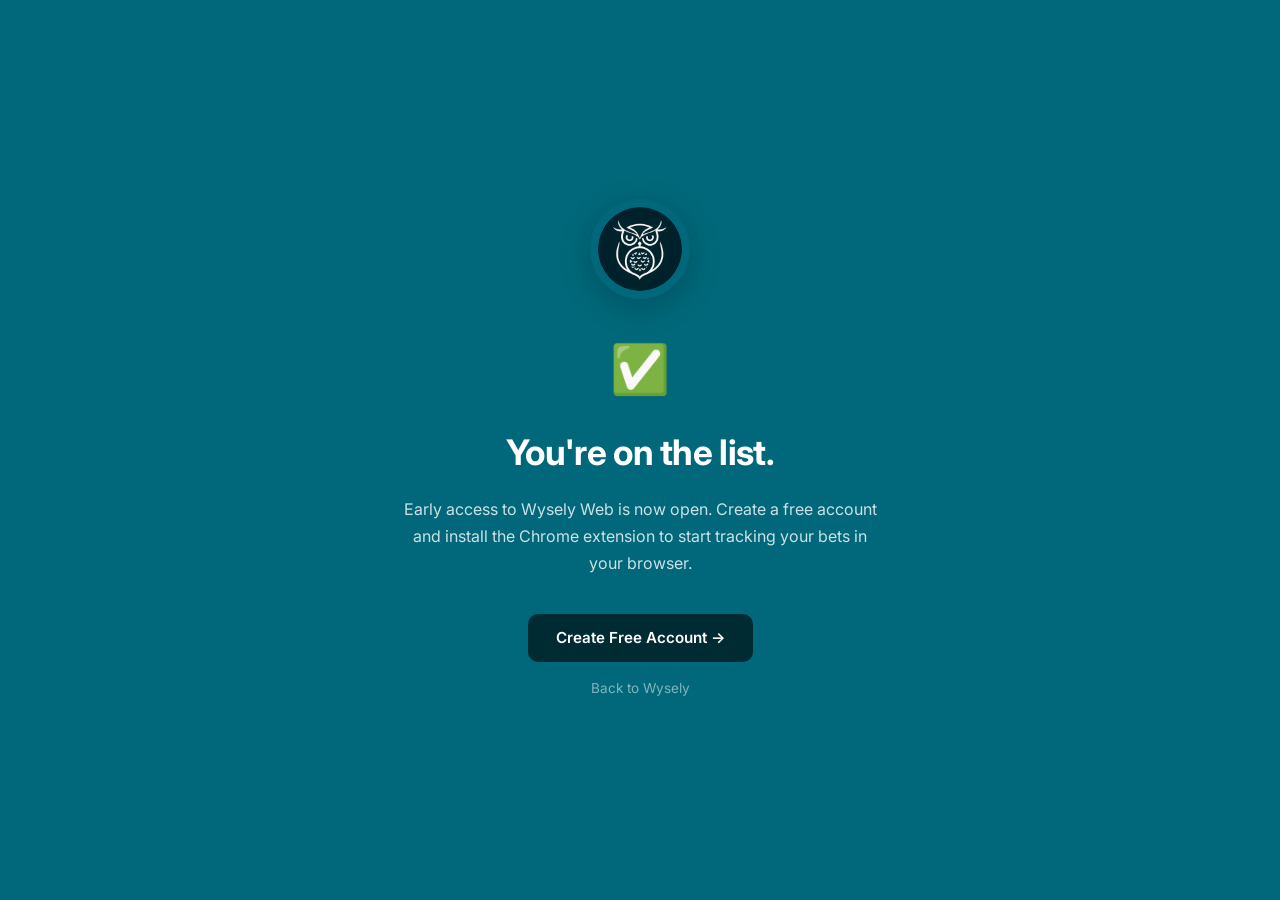
<file: waitlist-thanks.html>
<!DOCTYPE html>
<html lang="en">
<head>
  <meta charset="UTF-8">
  <meta name="viewport" content="width=device-width, initial-scale=1.0">
  <title>You're on the list — Wysely</title>
  <link rel="canonical" href="https://wyse-ly.com/waitlist-thanks.html" />
  <link rel="stylesheet" href="styles.css">
  <link rel="icon" type="image/png" href="assets/wysely-logo.png">
  <link rel="preconnect" href="https://fonts.googleapis.com">
  <link rel="preconnect" href="https://fonts.gstatic.com" crossorigin>
  <link href="https://fonts.googleapis.com/css2?family=Inter:wght@400;500;600;700&display=swap" rel="stylesheet">
  <style>
    .thanks-hero {
      background-color: #00687A;
      min-height: 100vh;
      display: flex;
      align-items: center;
      justify-content: center;
      text-align: center;
      padding: 60px 24px;
    }

    .thanks-content {
      max-width: 480px;
    }

    .thanks-content .logo {
      width: 100px;
      height: 100px;
      border-radius: 50%;
      margin-bottom: 24px;
      box-shadow: 0 8px 32px rgba(0, 0, 0, 0.2);
      object-fit: contain;
      background-color: #00687A;
      padding: 8px;
    }

    .checkmark {
      font-size: 3rem;
      margin-bottom: 16px;
    }

    .thanks-content h1 {
      font-size: 2.2rem;
      font-weight: 700;
      color: #fff;
      margin-bottom: 16px;
      letter-spacing: -0.02em;
    }

    .thanks-content p {
      font-size: 1rem;
      color: rgba(255, 255, 255, 0.8);
      line-height: 1.7;
      margin-bottom: 36px;
    }

    .back-home-btn {
      display: inline-block;
      background-color: #002b33;
      color: #fff;
      font-size: 0.95rem;
      font-weight: 600;
      padding: 12px 28px;
      border-radius: 10px;
      text-decoration: none;
      transition: background-color 0.2s ease, transform 0.2s ease;
    }

    .back-home-btn:hover {
      background-color: #003d4a;
      transform: scale(1.02);
    }
  </style>
</head>
<body>

  <section class="thanks-hero">
    <div class="thanks-content">
      <img src="assets/wysely-logo.png" alt="Wysely Logo" class="logo">
      <div class="checkmark">&#x2705;</div>
      <h1>You're on the list.</h1>
      <p>
        Early access to Wysely Web is now open. Create a free account and install the Chrome extension to start tracking your bets in your browser.
      </p>
      <a href="https://app.wyse-ly.com/signup" class="back-home-btn" target="_blank" rel="noopener">Create Free Account →</a>
      <br>
      <a href="index.html" style="display: inline-block; margin-top: 16px; color: rgba(255,255,255,0.5); font-size: 0.85rem; text-decoration: none;">Back to Wysely</a>
    </div>
  </section>

</body>
</html>
</file>
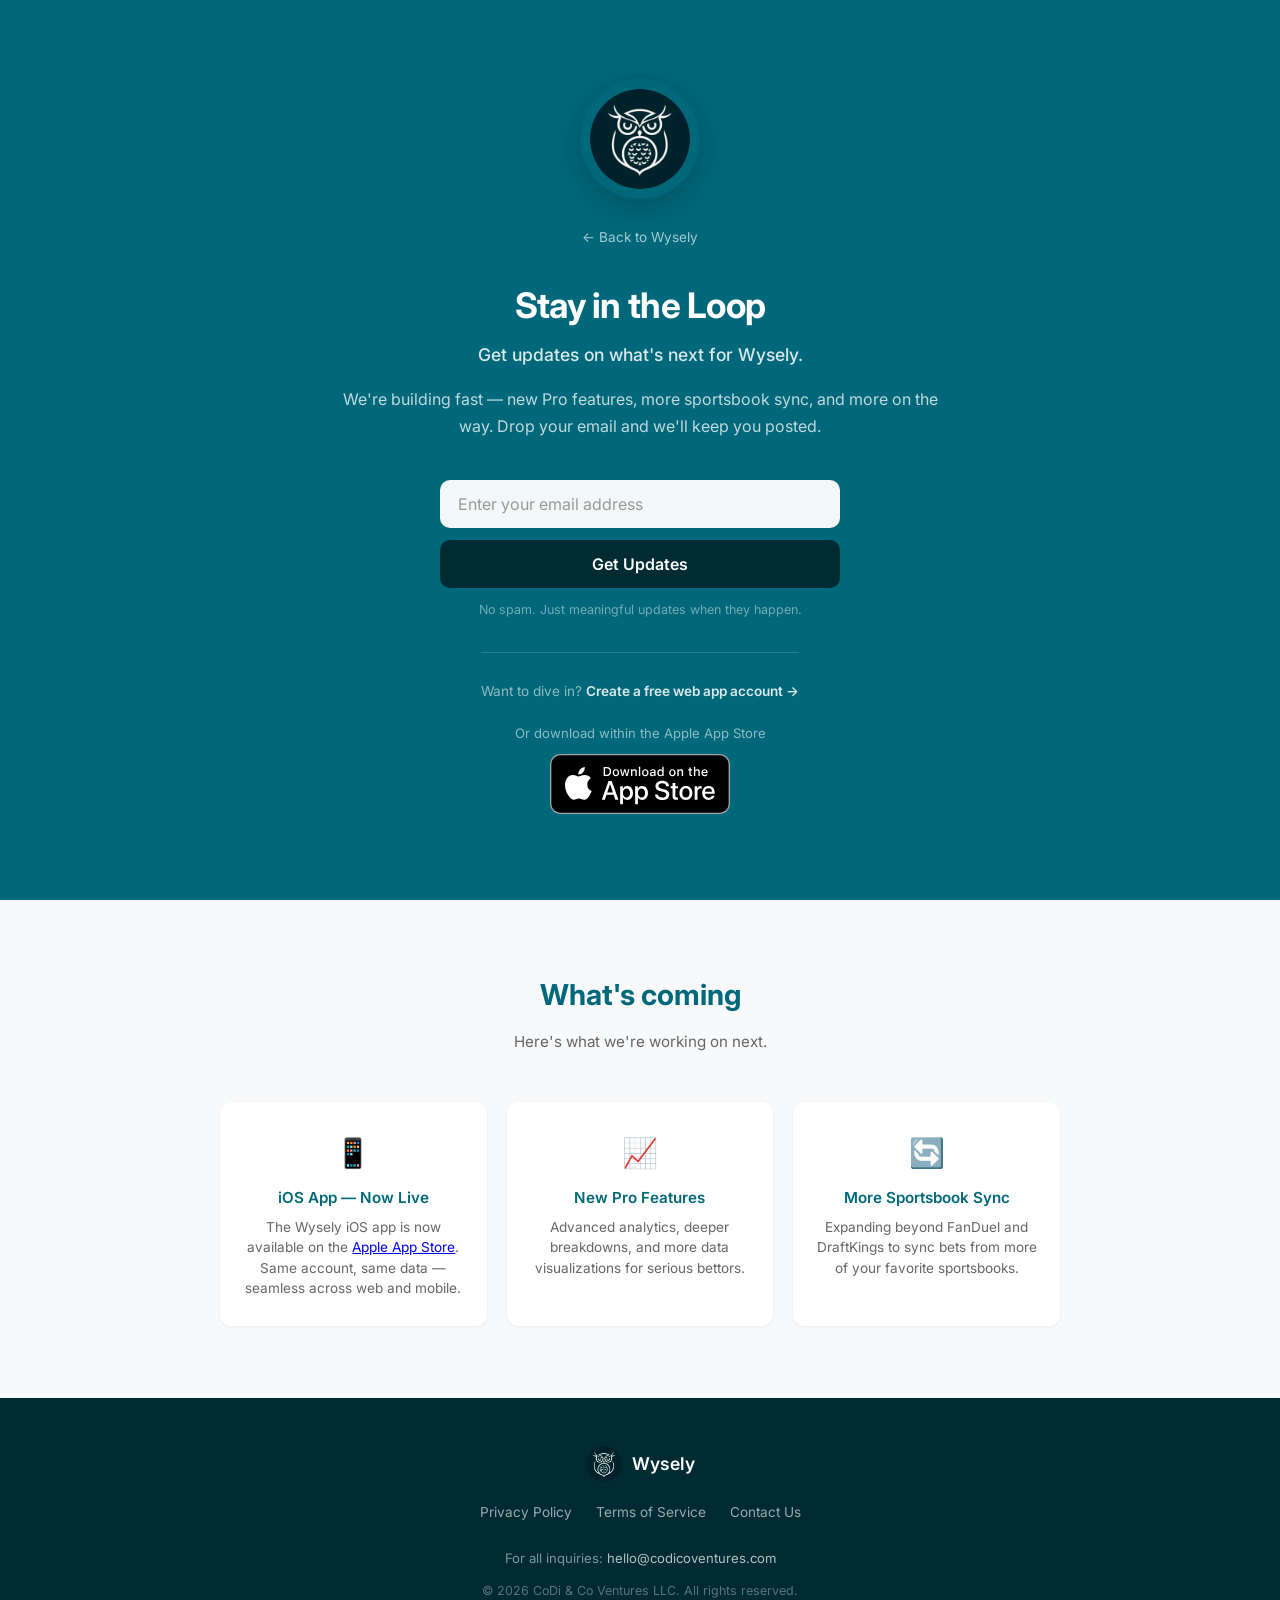
<file: waitlist.html>
<!DOCTYPE html>
<html lang="en">
<head>
  <meta charset="UTF-8">
  <meta name="viewport" content="width=device-width, initial-scale=1.0">
  <title>Wysely — Stay in the Loop</title>
  <meta name="description" content="Get updates on Wysely — iOS app launch, new features, and more. Enter your email to stay in the loop.">
  <link rel="canonical" href="https://wyse-ly.com/waitlist.html" />
  <link rel="stylesheet" href="styles.css">
  <link rel="icon" type="image/png" href="assets/wysely-logo.png">
  <link rel="preconnect" href="https://fonts.googleapis.com">
  <link rel="preconnect" href="https://fonts.gstatic.com" crossorigin>
  <link href="https://fonts.googleapis.com/css2?family=Inter:wght@400;500;600;700&display=swap" rel="stylesheet">
  <style>
    .waitlist-hero {
      background-color: #00687A;
      min-height: 100vh;
      display: flex;
      align-items: center;
      justify-content: center;
      text-align: center;
      padding: 60px 24px;
    }

    .waitlist-hero-content {
      max-width: 600px;
      display: flex;
      flex-direction: column;
      align-items: center;
      text-align: center;
    }

    .waitlist-hero .logo {
      width: 120px;
      height: 120px;
      border-radius: 50%;
      margin-bottom: 24px;
      box-shadow: 0 8px 32px rgba(0, 0, 0, 0.2);
      object-fit: contain;
      background-color: #00687A;
      padding: 10px;
    }

    .waitlist-hero h1 {
      font-size: 2.2rem;
      font-weight: 700;
      color: #fff;
      letter-spacing: -0.02em;
      margin-bottom: 8px;
    }

    .waitlist-hero .subtitle {
      font-size: 1.1rem;
      font-weight: 500;
      color: rgba(255, 255, 255, 0.85);
      margin-bottom: 16px;
    }

    .waitlist-hero .description {
      font-size: 1rem;
      color: rgba(255, 255, 255, 0.75);
      line-height: 1.7;
      margin-bottom: 40px;
    }

    .waitlist-form {
      display: flex;
      flex-direction: column;
      gap: 12px;
      max-width: 400px;
      width: 100%;
      margin: 0 auto;
    }

    .waitlist-form input[type="email"] {
      width: 100%;
      padding: 14px 18px;
      border-radius: 10px;
      border: none;
      font-size: 1rem;
      font-family: 'Inter', sans-serif;
      outline: none;
      background: rgba(255, 255, 255, 0.95);
      color: #1a1a1a;
    }

    .waitlist-form input[type="email"]::placeholder {
      color: #999;
    }

    .waitlist-form button {
      width: 100%;
      padding: 14px 18px;
      border-radius: 10px;
      border: none;
      background-color: #002b33;
      color: #fff;
      font-size: 1rem;
      font-weight: 600;
      font-family: 'Inter', sans-serif;
      cursor: pointer;
      transition: background-color 0.2s ease, transform 0.2s ease;
    }

    .waitlist-form button:hover {
      background-color: #003d4a;
      transform: scale(1.02);
    }

    .waitlist-note {
      font-size: 0.78rem;
      color: rgba(255, 255, 255, 0.45);
      margin-top: 12px;
    }

    .back-link {
      display: inline-block;
      margin-top: 4px;
      margin-bottom: 28px;
      color: rgba(255, 255, 255, 0.65);
      text-decoration: none;
      font-size: 0.85rem;
      transition: color 0.2s ease;
    }

    .back-link:hover {
      color: #fff;
    }

    .whats-coming {
      padding: 72px 24px;
      background-color: #f8f9fa;
    }

    .whats-coming h2 {
      text-align: center;
      font-size: 1.8rem;
      font-weight: 700;
      color: #00687A;
      margin-bottom: 12px;
    }

    .whats-coming .section-sub {
      text-align: center;
      font-size: 0.95rem;
      color: #666;
      margin-bottom: 48px;
    }

    .preview-grid {
      display: grid;
      grid-template-columns: repeat(3, 1fr);
      gap: 20px;
      max-width: 840px;
      margin: 0 auto;
    }

    .preview-card {
      background: #fff;
      padding: 28px 20px;
      border-radius: 12px;
      box-shadow: 0 1px 3px rgba(0, 0, 0, 0.06);
      text-align: center;
    }

    .preview-card .icon {
      font-size: 1.8rem;
      margin-bottom: 10px;
    }

    .preview-card h3 {
      font-size: 0.95rem;
      font-weight: 600;
      color: #00687A;
      margin-bottom: 6px;
    }

    .preview-card p {
      font-size: 0.85rem;
      color: #666;
      line-height: 1.5;
    }

    .already-signed-up {
      margin-top: 32px;
      padding-top: 28px;
      border-top: 1px solid rgba(255, 255, 255, 0.15);
      font-size: 0.85rem;
      color: rgba(255, 255, 255, 0.55);
    }

    .already-signed-up a {
      color: rgba(255, 255, 255, 0.85);
      font-weight: 600;
      text-decoration: none;
    }

    .already-signed-up a:hover {
      color: #fff;
    }

    .waitlist-appstore {
      margin-top: 20px;
    }

    .waitlist-appstore-label {
      font-size: 0.82rem;
      color: rgba(255, 255, 255, 0.55);
      margin-bottom: 10px;
    }

    .waitlist-appstore-badge {
      width: 180px;
      transition: opacity 0.2s ease, transform 0.2s ease;
    }

    .waitlist-appstore-badge:hover {
      opacity: 0.85;
      transform: scale(1.02);
    }

    @media (max-width: 640px) {
      .waitlist-hero h1 {
        font-size: 1.7rem;
      }

      .preview-grid {
        grid-template-columns: 1fr;
      }
    }
  </style>
</head>
<body>

  <!-- Hero / Form Section -->
  <section class="waitlist-hero">
    <div class="waitlist-hero-content">
      <img src="assets/wysely-logo.png" alt="Wysely Logo" class="logo">
      <a href="index.html" class="back-link">&#8592; Back to Wysely</a>
      <h1>Stay in the Loop</h1>
      <p class="subtitle">Get updates on what's next for Wysely.</p>
      <p class="description">
        We're building fast — new Pro features, more sportsbook sync, and more on the way.
        Drop your email and we'll keep you posted.
      </p>

      <form
        action="https://formspree.io/f/xlgvqjje"
        method="POST"
        class="waitlist-form"
      >
        <input
          type="email"
          name="email"
          placeholder="Enter your email address"
          required
          autocomplete="email"
        />
        <input type="hidden" name="_subject" value="New Wysely Updates Signup" />
        <input type="hidden" name="_next" value="https://wyse-ly.com/waitlist-thanks.html" />
        <button type="submit">Get Updates</button>
      </form>

      <p class="waitlist-note">No spam. Just meaningful updates when they happen.</p>

      <div class="already-signed-up">
        Want to dive in? <a href="https://app.wyse-ly.com/signup" target="_blank" rel="noopener">Create a free web app account →</a>
        <div class="waitlist-appstore">
          <p class="waitlist-appstore-label">Or download within the Apple App Store</p>
          <a href="https://apps.apple.com/us/app/wysely-bet-tracker/id6762209954?itscg=30200&itsct=apps_box_link&mttnsubad=6762209954" target="_blank" rel="noopener">
            <img src="assets/app-store-badge.svg" alt="Download on the App Store" class="waitlist-appstore-badge">
          </a>
        </div>
      </div>
    </div>
  </section>

  <!-- What's Coming Section -->
  <section class="whats-coming">
    <div class="container">
      <h2>What's coming</h2>
      <p class="section-sub">Here's what we're working on next.</p>
      <div class="preview-grid">
        <div class="preview-card">
          <div class="icon">&#x1F4F1;</div>
          <h3>iOS App — Now Live</h3>
          <p>The Wysely iOS app is now available on the <a href="https://apps.apple.com/us/app/wysely-bet-tracker/id6762209954?itscg=30200&itsct=apps_box_link&mttnsubad=6762209954" target="_blank" rel="noopener">Apple App Store</a>. Same account, same data — seamless across web and mobile.</p>
        </div>
        <div class="preview-card">
          <div class="icon">&#x1F4C8;</div>
          <h3>New Pro Features</h3>
          <p>Advanced analytics, deeper breakdowns, and more data visualizations for serious bettors.</p>
        </div>
        <div class="preview-card">
          <div class="icon">&#x1F504;</div>
          <h3>More Sportsbook Sync</h3>
          <p>Expanding beyond FanDuel and DraftKings to sync bets from more of your favorite sportsbooks.</p>
        </div>
      </div>
    </div>
  </section>

  <!-- Footer -->
  <footer>
    <div class="container">
      <div class="footer-content">
        <div class="footer-brand">
          <img src="assets/wysely-logo.png" alt="Wysely" class="footer-logo">
          <span class="footer-name">Wysely</span>
        </div>
        <div class="footer-links">
          <a href="privacy.html">Privacy Policy</a>
          <a href="terms.html">Terms of Service</a>
          <a href="mailto:hello@codicoventures.com">Contact Us</a>
        </div>
        <p class="contact-info">For all inquiries: <a href="mailto:hello@codicoventures.com">hello@codicoventures.com</a></p>
        <p class="copyright">&copy; 2026 CoDi & Co Ventures LLC. All rights reserved.</p>
      </div>
    </div>
  </footer>

</body>
</html>
</file>
<file: styles.css>
/* ─── Reset & Base ─── */
*, *::before, *::after {
  margin: 0;
  padding: 0;
  box-sizing: border-box;
}

html {
  scroll-behavior: smooth;
}

body {
  font-family: 'Inter', -apple-system, BlinkMacSystemFont, 'Segoe UI', sans-serif;
  color: #1a1a1a;
  line-height: 1.6;
  -webkit-font-smoothing: antialiased;
}

/* ─── Layout ─── */
.container {
  max-width: 960px;
  margin: 0 auto;
  padding: 0 24px;
}

/* ─── Hero ─── */
.hero {
  background-color: #00687A;
  min-height: 100vh;
  display: flex;
  align-items: center;
  justify-content: center;
  text-align: center;
  padding: 60px 24px;
}

.hero-content {
  max-width: 975px;
}

.logo {
  width: 180px;
  height: 180px;
  border-radius: 50%;
  margin-bottom: 24px;
  box-shadow: 0 8px 32px rgba(0, 0, 0, 0.2);
  object-fit: contain;
  background-color: #00687A;
  padding: 13px;
}

.hero h1 {
  font-size: 3.2rem;
  font-weight: 700;
  color: #fff;
  letter-spacing: -0.02em;
  margin-bottom: 4px;
}

.subtitle {
  font-size: 1.1rem;
  font-weight: 500;
  color: rgba(255, 255, 255, 0.85);
  margin-bottom: 8px;
}

.tagline {
  font-size: 0.95rem;
  font-weight: 500;
  color: rgba(255, 255, 255, 0.6);
  letter-spacing: 0.08em;
  text-transform: uppercase;
  margin-bottom: 32px;
}

.description {
  font-size: 1.05rem;
  color: rgba(255, 255, 255, 0.8);
  line-height: 1.7;
  margin-bottom: 36px;
}

/* ─── CTA ─── */
.cta-buttons {
  margin-bottom: 12px;
}

/* ─── Hero Web App CTA ─── */
.hero-cta-block {
  background-color: rgba(255, 255, 255, 0.12);
  border-radius: 16px;
  padding: 35px 32px;
  margin-bottom: 0;
  display: flex;
  align-items: stretch;
  gap: 0;
}

.hero-cta-col {
  flex: 1;
  display: flex;
  flex-direction: column;
  padding: 0 28px;
}

.hero-cta-col:first-child {
  padding-left: 0;
}

.hero-cta-col:last-child {
  padding-right: 0;
}

.hero-cta-vert-divider {
  width: 1px;
  background-color: rgba(255, 255, 255, 0.2);
  flex-shrink: 0;
  align-self: stretch;
}

.hero-cta-eyebrow {
  font-size: 0.75rem;
  font-weight: 600;
  letter-spacing: 0.1em;
  text-transform: uppercase;
  color: rgba(255, 255, 255, 0.65);
  margin-bottom: 10px;
}

.hero-cta-desc {
  font-size: 0.97rem;
  color: rgba(255, 255, 255, 0.85);
  line-height: 1.6;
  margin-bottom: 20px;
}

.hero-cta-btn {
  display: inline-block;
  background-color: #fff;
  color: #00687A;
  font-weight: 600;
  font-size: 0.97rem;
  padding: 12px 28px;
  border-radius: 50px;
  text-decoration: none;
  transition: opacity 0.2s ease, transform 0.2s ease;
}

.hero-cta-btn:hover {
  opacity: 0.9;
  transform: scale(1.02);
}

.hero-ios-block {
  display: flex;
  align-items: center;
  gap: 24px;
}

.hero-ios-text-col {
  flex: 1;
}

.hero-appstore-badge {
  width: 180px;
  transition: opacity 0.2s ease, transform 0.2s ease;
}

.hero-appstore-badge:hover {
  opacity: 0.85;
  transform: scale(1.02);
}

.hero-qr-col {
  text-align: center;
  flex-shrink: 0;
}

.hero-qr-code {
  width: 110px;
  height: 110px;
  border-radius: 10px;
  background: #fff;
  padding: 6px;
  display: block;
}

.hero-qr-caption {
  font-size: 0.7rem;
  color: rgba(255, 255, 255, 0.55);
  margin-top: 6px;
}

/* ─── Features ─── */
.features {
  padding: 80px 24px;
  background-color: #f8f9fa;
}

.features h2 {
  text-align: center;
  font-size: 2rem;
  font-weight: 700;
  color: #00687A;
  margin-bottom: 48px;
}

.features-grid {
  display: grid;
  grid-template-columns: repeat(4, 1fr);
  gap: 20px;
  max-width: 1100px;
  margin: 0 auto;
}

.feature-card {
  background: #fff;
  padding: 28px 20px 24px;
  border-radius: 12px;
  box-shadow: 0 1px 3px rgba(0, 0, 0, 0.06);
  transition: box-shadow 0.2s ease, transform 0.2s ease;
  display: flex;
  flex-direction: column;
  align-items: center;
  text-align: center;
}

.feature-card:hover {
  box-shadow: 0 4px 16px rgba(0, 0, 0, 0.1);
  transform: translateY(-2px);
}

.feature-icon {
  font-size: 2rem;
  margin-bottom: 12px;
}

.feature-card h3 {
  font-size: 1.05rem;
  font-weight: 600;
  color: #00687A;
  margin-bottom: 8px;
}

.feature-card p {
  font-size: 0.9rem;
  color: #555;
  line-height: 1.6;
  min-height: 5em;
}

.feature-screenshot {
  width: 100%;
  max-width: 180px;
  border-radius: 20px;
  box-shadow: 0 8px 24px rgba(0, 0, 0, 0.15);
  margin-top: auto;
  padding-top: 24px;
}

@media (max-width: 900px) {
  .features-grid {
    grid-template-columns: repeat(2, 1fr);
  }
}

@media (max-width: 600px) {
  .hero-cta-block {
    flex-direction: column;
    gap: 28px;
  }
  .hero-cta-col {
    padding: 0;
  }
  .hero-cta-vert-divider {
    width: auto;
    height: 1px;
    align-self: stretch;
  }
}

@media (max-width: 500px) {
  .features-grid {
    grid-template-columns: 1fr;
  }
}

/* ─── Waitlist Teaser ─── */
.waitlist-teaser {
  background-color: #002b33;
  padding: 72px 24px;
  text-align: center;
}

.waitlist-teaser-content {
  max-width: 560px;
  margin: 0 auto;
}

.waitlist-eyebrow {
  font-size: 0.75rem;
  font-weight: 600;
  letter-spacing: 0.1em;
  text-transform: uppercase;
  color: #00687A;
  margin-bottom: 12px;
}

.waitlist-teaser h2 {
  font-size: 2rem;
  font-weight: 700;
  color: #fff;
  margin-bottom: 16px;
  letter-spacing: -0.02em;
}

.waitlist-teaser p {
  font-size: 0.95rem;
  color: rgba(255, 255, 255, 0.65);
  line-height: 1.7;
  margin-bottom: 28px;
}

.waitlist-cta-btn {
  display: inline-block;
  background-color: #00687A;
  color: #fff;
  font-size: 0.95rem;
  font-weight: 600;
  padding: 13px 32px;
  border-radius: 10px;
  text-decoration: none;
  transition: background-color 0.2s ease, transform 0.2s ease;
}

.waitlist-cta-btn:hover {
  background-color: #005264;
  transform: scale(1.03);
}

@media (max-width: 640px) {
  .waitlist-teaser h2 {
    font-size: 1.6rem;
  }
}

/* ─── Footer ─── */
footer {
  background-color: #002b33;
  color: rgba(255, 255, 255, 0.7);
  padding: 48px 24px;
}

.footer-content {
  text-align: center;
}

.footer-brand {
  display: flex;
  align-items: center;
  justify-content: center;
  gap: 10px;
  margin-bottom: 20px;
}

.footer-logo {
  width: 36px;
  height: 36px;
  border-radius: 50%;
}

.footer-name {
  font-size: 1.1rem;
  font-weight: 600;
  color: #fff;
}

.footer-links {
  display: flex;
  justify-content: center;
  gap: 24px;
  margin-bottom: 24px;
  flex-wrap: wrap;
}

.footer-links a {
  color: rgba(255, 255, 255, 0.6);
  text-decoration: none;
  font-size: 0.85rem;
  transition: color 0.2s ease;
}

.footer-links a:hover {
  color: #fff;
}

.contact-info {
  font-size: 0.82rem;
  color: rgba(255, 255, 255, 0.5);
  margin-bottom: 12px;
}

.contact-info a {
  color: rgba(255, 255, 255, 0.7);
  text-decoration: none;
  transition: color 0.2s ease;
}

.contact-info a:hover {
  color: #fff;
}

.copyright {
  font-size: 0.78rem;
  color: rgba(255, 255, 255, 0.35);
}

/* ─── Legal Pages ─── */
.legal-page {
  max-width: 720px;
  margin: 0 auto;
  padding: 48px 24px 80px;
}

.legal-header {
  background-color: #00687A;
  padding: 32px 24px;
  text-align: center;
}

.legal-header a {
  color: rgba(255, 255, 255, 0.7);
  text-decoration: none;
  font-size: 0.85rem;
}

.legal-header a:hover {
  color: #fff;
}

.legal-header h1 {
  color: #fff;
  font-size: 1.8rem;
  margin-top: 12px;
}

.legal-page .last-updated {
  font-size: 0.8rem;
  color: #888;
  margin-bottom: 32px;
}

.legal-page h2 {
  font-size: 1.05rem;
  font-weight: 600;
  color: #00687A;
  margin-top: 28px;
  margin-bottom: 8px;
}

.legal-page p,
.legal-page ul {
  font-size: 0.9rem;
  color: #555;
  line-height: 1.7;
  margin-bottom: 12px;
}

.legal-page ul {
  padding-left: 20px;
}

.legal-page li {
  margin-bottom: 6px;
}

/* ─── Install Page ─── */
.install-page {
  max-width: 720px;
  margin: 0 auto;
  padding: 48px 24px 80px;
}

.install-intro {
  font-size: 1.05rem;
  color: #555;
  line-height: 1.7;
  margin-bottom: 36px;
  text-align: center;
}

.install-download {
  text-align: center;
  margin-bottom: 48px;
}

.download-btn {
  display: inline-block;
  background-color: #00687A;
  color: #fff;
  font-size: 1.05rem;
  font-weight: 600;
  padding: 14px 36px;
  border-radius: 10px;
  text-decoration: none;
  transition: background-color 0.2s ease, transform 0.2s ease;
}

.download-btn:hover {
  background-color: #005264;
  transform: scale(1.03);
}

.download-meta {
  font-size: 0.78rem;
  color: #999;
  margin-top: 10px;
}

.install-page h2 {
  font-size: 1.3rem;
  font-weight: 700;
  color: #00687A;
  margin-bottom: 24px;
  margin-top: 48px;
}

.install-steps {
  display: flex;
  flex-direction: column;
  gap: 0;
}

.install-step {
  display: flex;
  align-items: flex-start;
  gap: 16px;
  padding: 20px 0;
  border-bottom: 1px solid #eee;
}

.install-step:last-child {
  border-bottom: none;
}

.step-number {
  width: 32px;
  height: 32px;
  min-width: 32px;
  background-color: #00687A;
  color: #fff;
  font-size: 0.85rem;
  font-weight: 700;
  border-radius: 50%;
  display: flex;
  align-items: center;
  justify-content: center;
  margin-top: 2px;
}

.step-content h3 {
  font-size: 0.95rem;
  font-weight: 600;
  color: #1a1a1a;
  margin-bottom: 4px;
}

.step-content p {
  font-size: 0.88rem;
  color: #555;
  line-height: 1.6;
}

.step-content code {
  background-color: #f0f0f0;
  padding: 2px 6px;
  border-radius: 4px;
  font-size: 0.82rem;
  color: #00687A;
}

.faq-item {
  margin-bottom: 24px;
}

.faq-item h3 {
  font-size: 0.95rem;
  font-weight: 600;
  color: #1a1a1a;
  margin-bottom: 4px;
}

.faq-item p {
  font-size: 0.88rem;
  color: #555;
  line-height: 1.6;
}

/* ─── Responsive ─── */
@media (max-width: 640px) {
  .hero h1 {
    font-size: 2.4rem;
  }

  .subtitle {
    font-size: 1rem;
  }

  .description {
    font-size: 0.95rem;
  }

  .features-grid {
    grid-template-columns: 1fr;
  }

  .features h2 {
    font-size: 1.6rem;
  }

  .footer-links {
    flex-direction: column;
    gap: 12px;
  }
}
</file>
